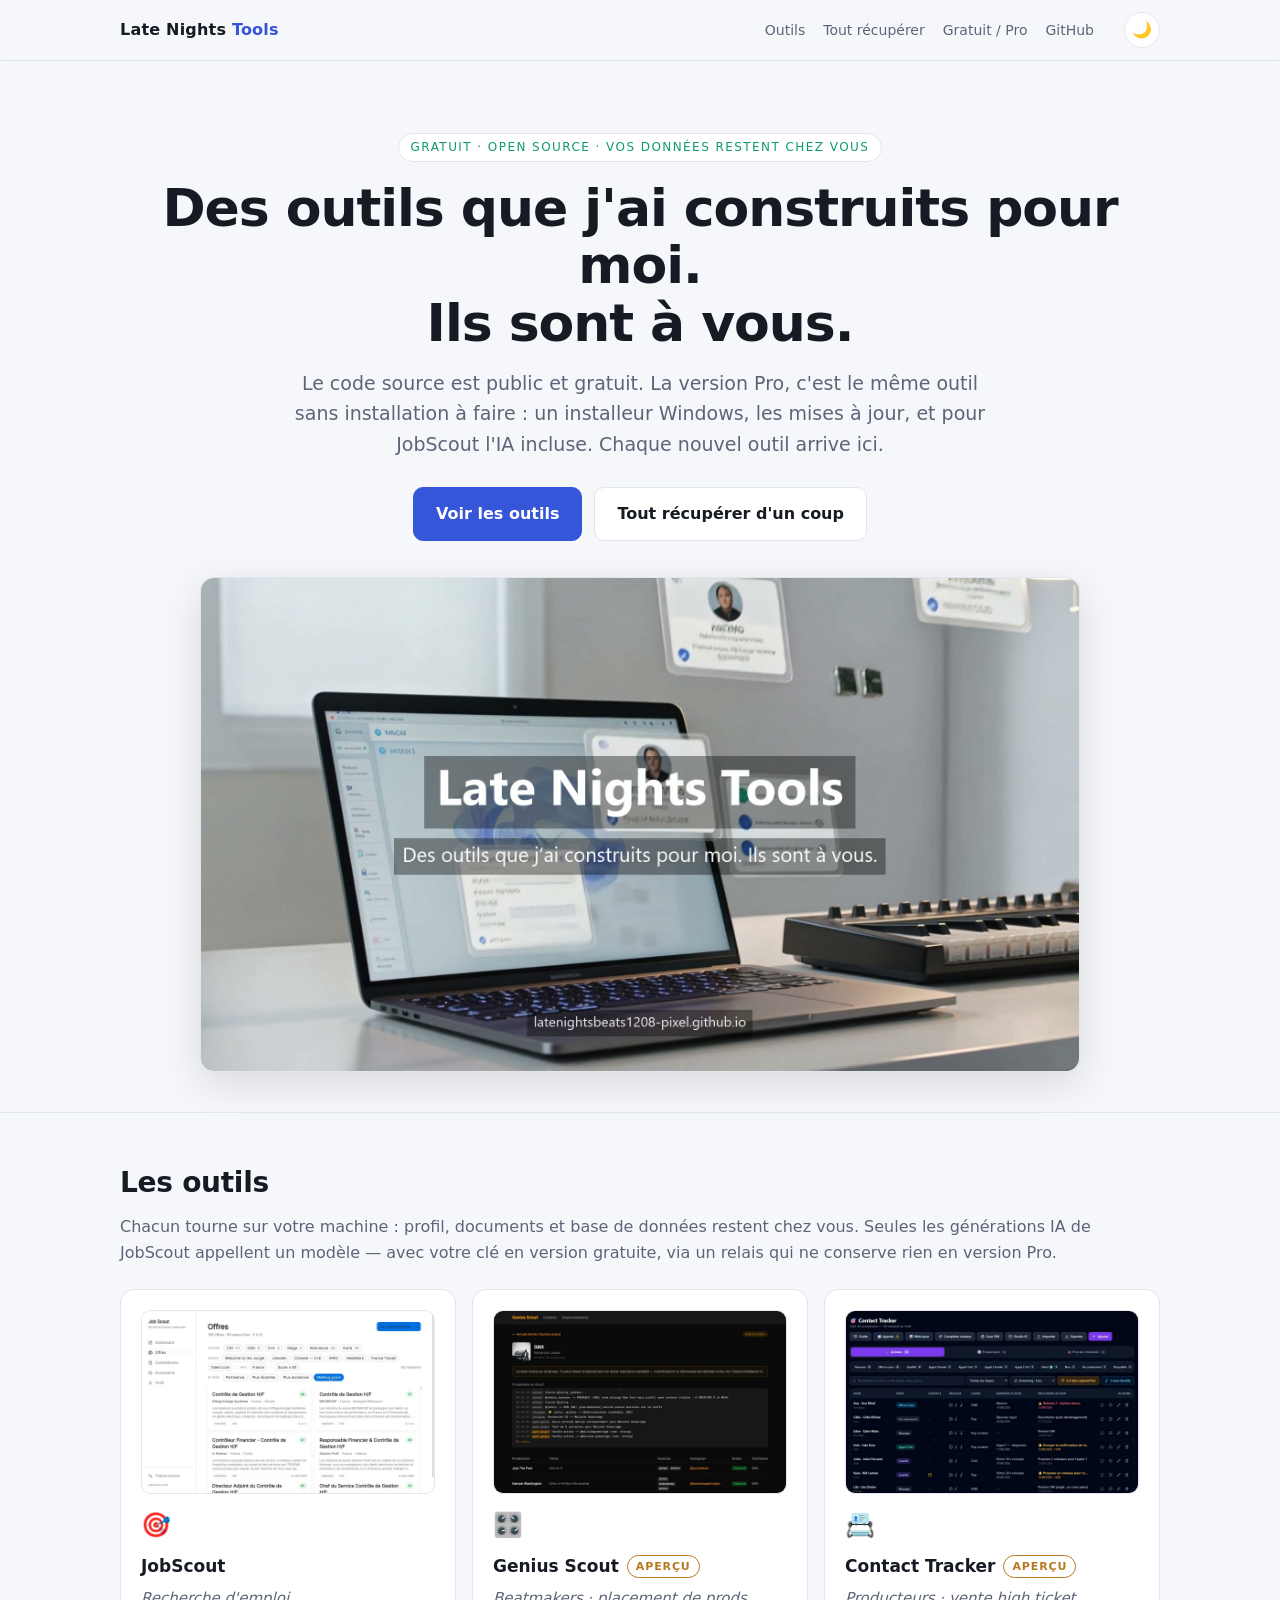
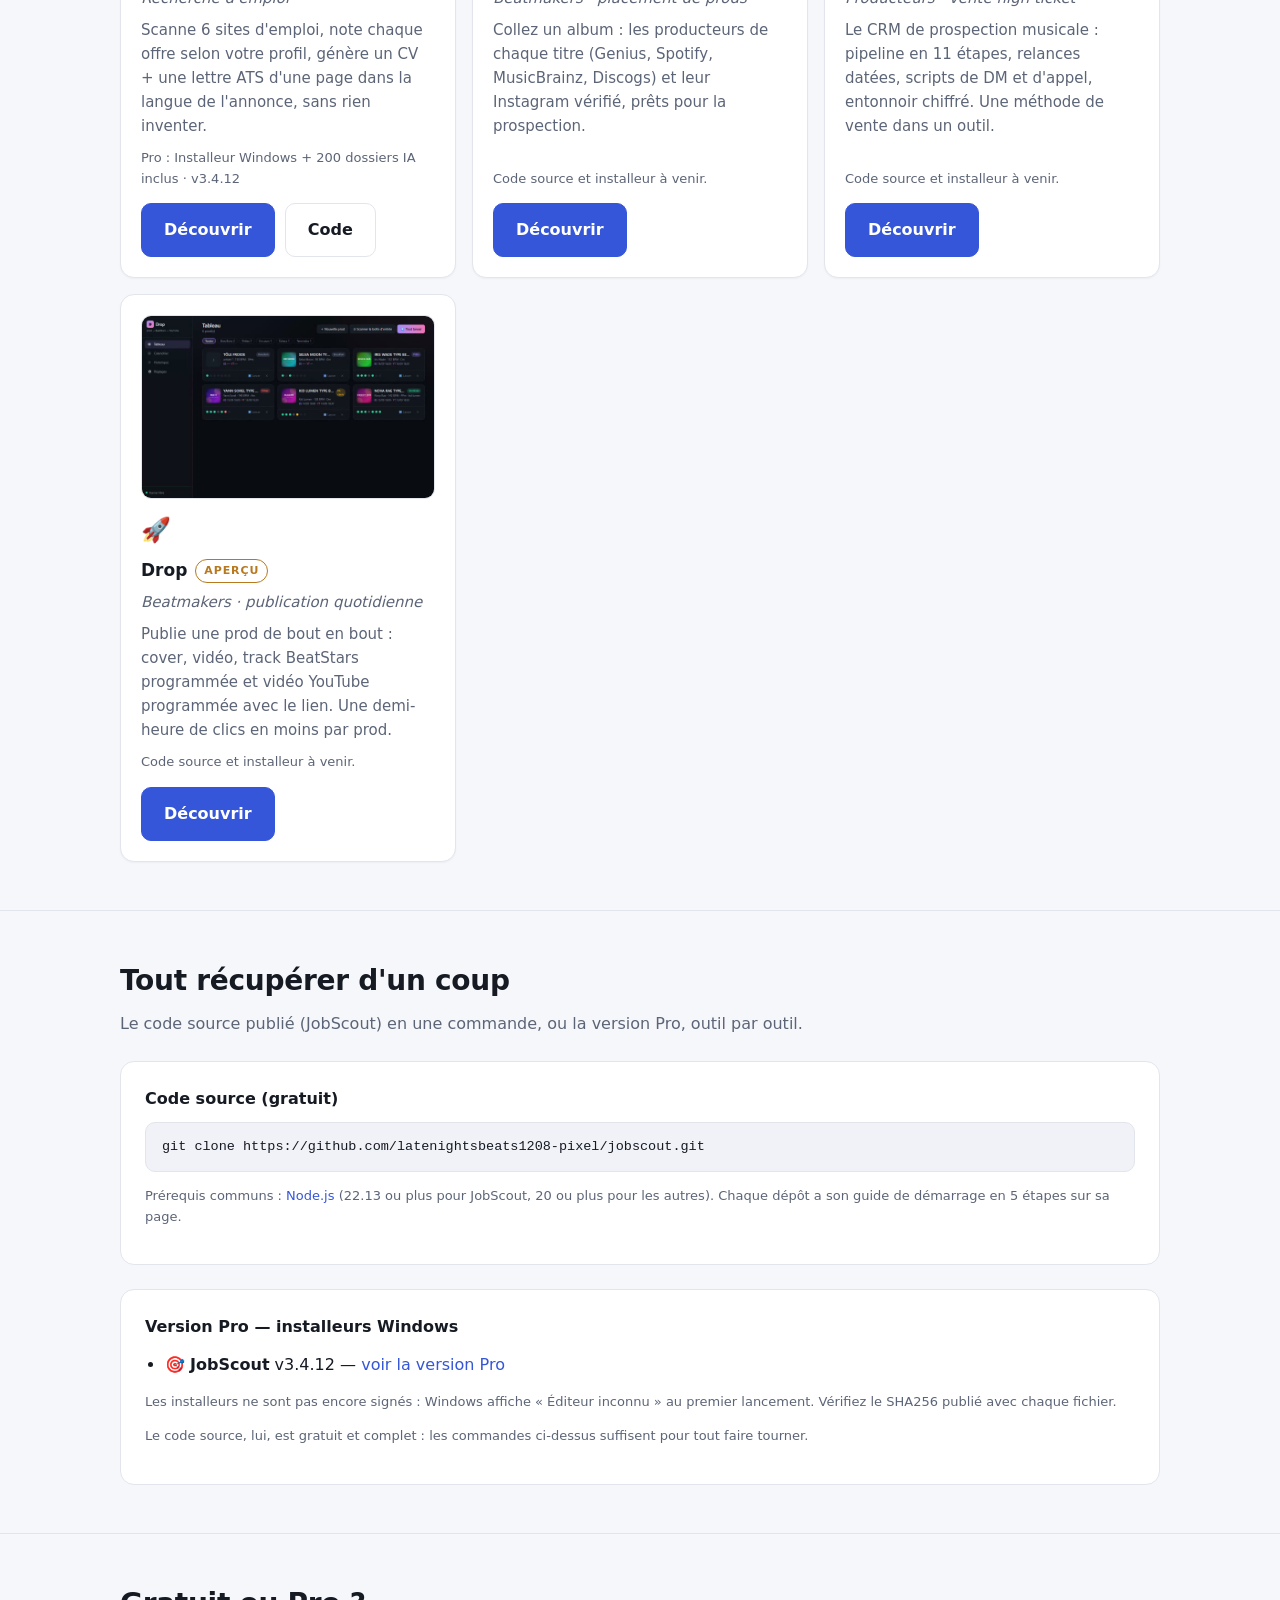
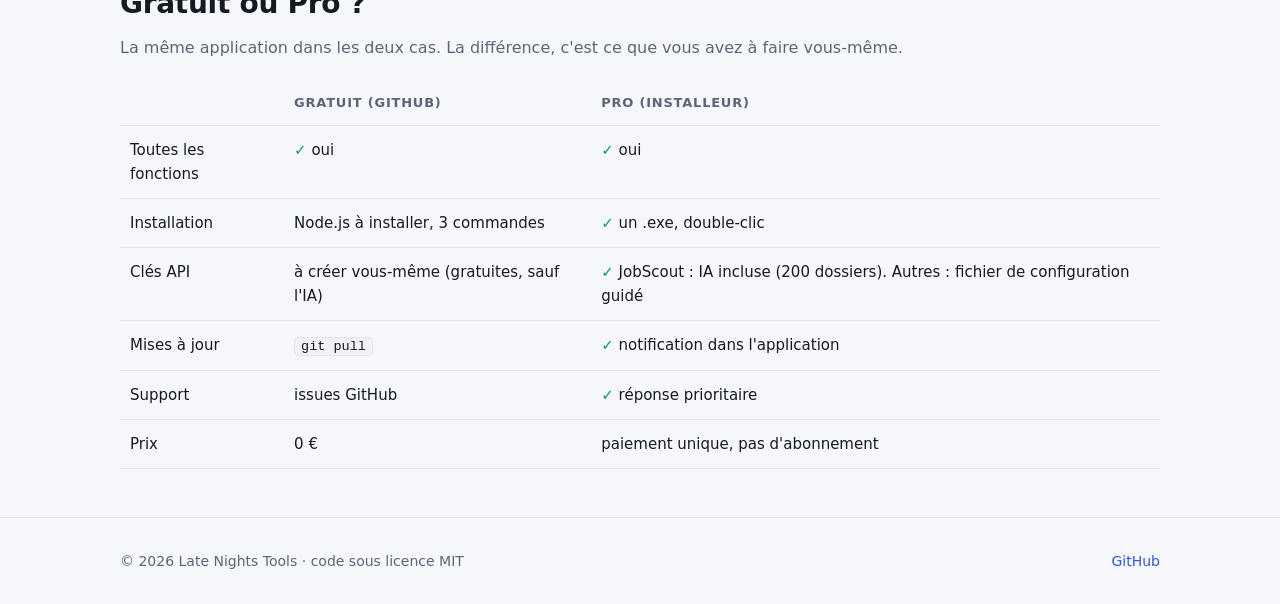
<file: index.html>
<!doctype html>
<html lang="fr">
<head>
<meta charset="utf-8">
<meta name="viewport" content="width=device-width,initial-scale=1">
<title>Late Nights Tools — outils pour beatmakers et chercheurs d’emploi</title>
<meta name="description" content="Le catalogue Late Nights Tools : des outils gratuits et open source (recherche d’emploi, placement de prods, prospection musicale, publication de beats), avec une version Pro en installeur 1-clic.">
<link rel="stylesheet" href="assets/style.css?v=20260912f">
<script src="assets/theme.js?v=20260912f"></script>
<script src="assets/tools.js?v=20260912f"></script>
</head>
<body>
<header class="top"><div class="wrap">
  <a class="brand" href="./">Late Nights <span>Tools</span></a>
  <nav id="nav"><a href="#produits">Outils</a><a href="#tout">Tout récupérer</a><a href="#offre">Gratuit / Pro</a><a href="https://github.com/latenightsbeats1208-pixel">GitHub</a></nav><button class="theme-toggle" type="button">🌙</button>
</div></header>

<div class="hero"><div class="wrap">
  <div class="tag">Gratuit · open source · vos données restent chez vous</div>
  <h1>Des outils que j'ai construits pour moi.<br>Ils sont à vous.</h1>
  <p class="lead">Le code source est public et gratuit. La version Pro, c'est le même outil sans installation à faire : un installeur Windows, les mises à jour, et pour JobScout l'IA incluse. Chaque nouvel outil arrive ici.</p>
  <div class="cta"><a class="btn primary" href="#produits">Voir les outils</a><a class="btn" href="#tout">Tout récupérer d'un coup</a></div>
  <figure class="demo intro"><video autoplay muted loop playsinline preload="metadata" poster="assets/intro/intro.jpg"><source src="assets/intro/intro-web.mp4" type="video/mp4"></video></figure>
</div></div>

<section id="produits"><div class="wrap products">
  <h2>Les outils</h2>
  <p>Chacun tourne sur votre machine : profil, documents et base de données restent chez vous. Seules les générations IA de JobScout appellent un modèle — avec votre clé en version gratuite, via un relais qui ne conserve rien en version Pro.</p>
  <div class="grid" id="tools-grid"></div>
</div></section>

<section id="tout"><div class="wrap">
  <h2>Tout récupérer d'un coup</h2>
  <p>Le code source publié (JobScout) en une commande, ou la version Pro, outil par outil.</p>
  <div class="all-in-one">
    <strong>Code source (gratuit)</strong>
    <pre id="clone-all"><code></code></pre>
    <p class="note">Prérequis communs : <a href="https://nodejs.org/">Node.js</a> (22.13 ou plus pour JobScout, 20 ou plus pour les autres). Chaque dépôt a son guide de démarrage en 5 étapes sur sa page.</p>
  </div>
  <div class="all-in-one">
    <strong>Version Pro — installeurs Windows</strong>
    <ul id="release-list"></ul>
    <p class="note">Les installeurs ne sont pas encore signés : Windows affiche « Éditeur inconnu » au premier lancement. Vérifiez le SHA256 publié avec chaque fichier.</p>
    <p class="note">Le code source, lui, est gratuit et complet : les commandes ci-dessus suffisent pour tout faire tourner.</p>
  </div>
</div></section>

<section id="offre"><div class="wrap">
  <h2>Gratuit ou Pro ?</h2>
  <p>La même application dans les deux cas. La différence, c'est ce que vous avez à faire vous-même.</p>
  <div class="table-wrap">  <table>
    <tr><th></th><th>Gratuit (GitHub)</th><th>Pro (installeur)</th></tr>
    <tr><td>Toutes les fonctions</td><td class="ok">oui</td><td class="ok">oui</td></tr>
    <tr><td>Installation</td><td>Node.js à installer, 3 commandes</td><td class="ok">un .exe, double-clic</td></tr>
    <tr><td>Clés API</td><td>à créer vous-même (gratuites, sauf l'IA)</td><td class="ok">JobScout : IA incluse (200 dossiers). Autres : fichier de configuration guidé</td></tr>
    <tr><td>Mises à jour</td><td><code>git pull</code></td><td class="ok">notification dans l'application</td></tr>
    <tr><td>Support</td><td>issues GitHub</td><td class="ok">réponse prioritaire</td></tr>
    <tr><td>Prix</td><td>0 €</td><td>paiement unique, pas d'abonnement</td></tr>
  </table></div>
</div></section>

<footer><div class="wrap"><div>© 2026 Late Nights Tools · code sous licence MIT</div><div><a href="https://github.com/latenightsbeats1208-pixel">GitHub</a></div></div></footer>

<script>
(function () {
  var tools = window.TOOLS || [];
  var grid = document.getElementById("tools-grid");
  var clone = [];
  var rel = document.getElementById("release-list");
  tools.forEach(function (t) {
    var live = t.status === "live";
    var preview = t.status === "preview";
    var visible = live || preview;   // page produit consultable
    var card = document.createElement("div");
    card.className = "card";
    card.innerHTML =
      (visible && t.demo ? '<video autoplay muted loop playsinline preload="metadata" poster="assets/demo/' + t.slug + '.jpg"><source src="assets/demo/' + t.slug + '.mp4" type="video/mp4"></video>' : '') +
      '<div class="ico">' + t.icon + '</div>' +
      '<h3>' + t.name + (live ? '' : '<span class="status soon">' + (preview ? 'aperçu' : 'bientôt') + '</span>') + '</h3>' +
      '<p><em>' + t.audience + '</em></p>' +
      '<p style="margin-top:8px">' + t.tagline + '</p>' +
      '<div class="spacer"></div>' +
      (live
        ? '<div class="meta">Pro : ' + t.pro + ' · v' + t.version + '</div>' +
          '<div class="links"><a class="btn primary" href="' + t.slug + '/">Découvrir</a><a class="btn" href="' + t.repo + '">Code</a></div>'
        : preview
        ? '<div class="meta">Code source et installeur à venir.</div>' +
          '<div class="links"><a class="btn primary" href="' + t.slug + '/">Découvrir</a></div>'
        : '<div class="meta">Page et dépôt en préparation.</div>');
    grid.appendChild(card);
    if (live) {
      clone.push("git clone " + t.repo + ".git");
      var li = document.createElement("li");
      li.innerHTML = t.icon + ' <strong>' + t.name + '</strong> v' + t.version + ' — <a href="' + t.slug + '/#offre">voir la version Pro</a>';
      rel.appendChild(li);
    }
  });
  document.querySelector("#clone-all code").textContent = clone.join("\n");
})();
</script>
</body>
</html>
</file>
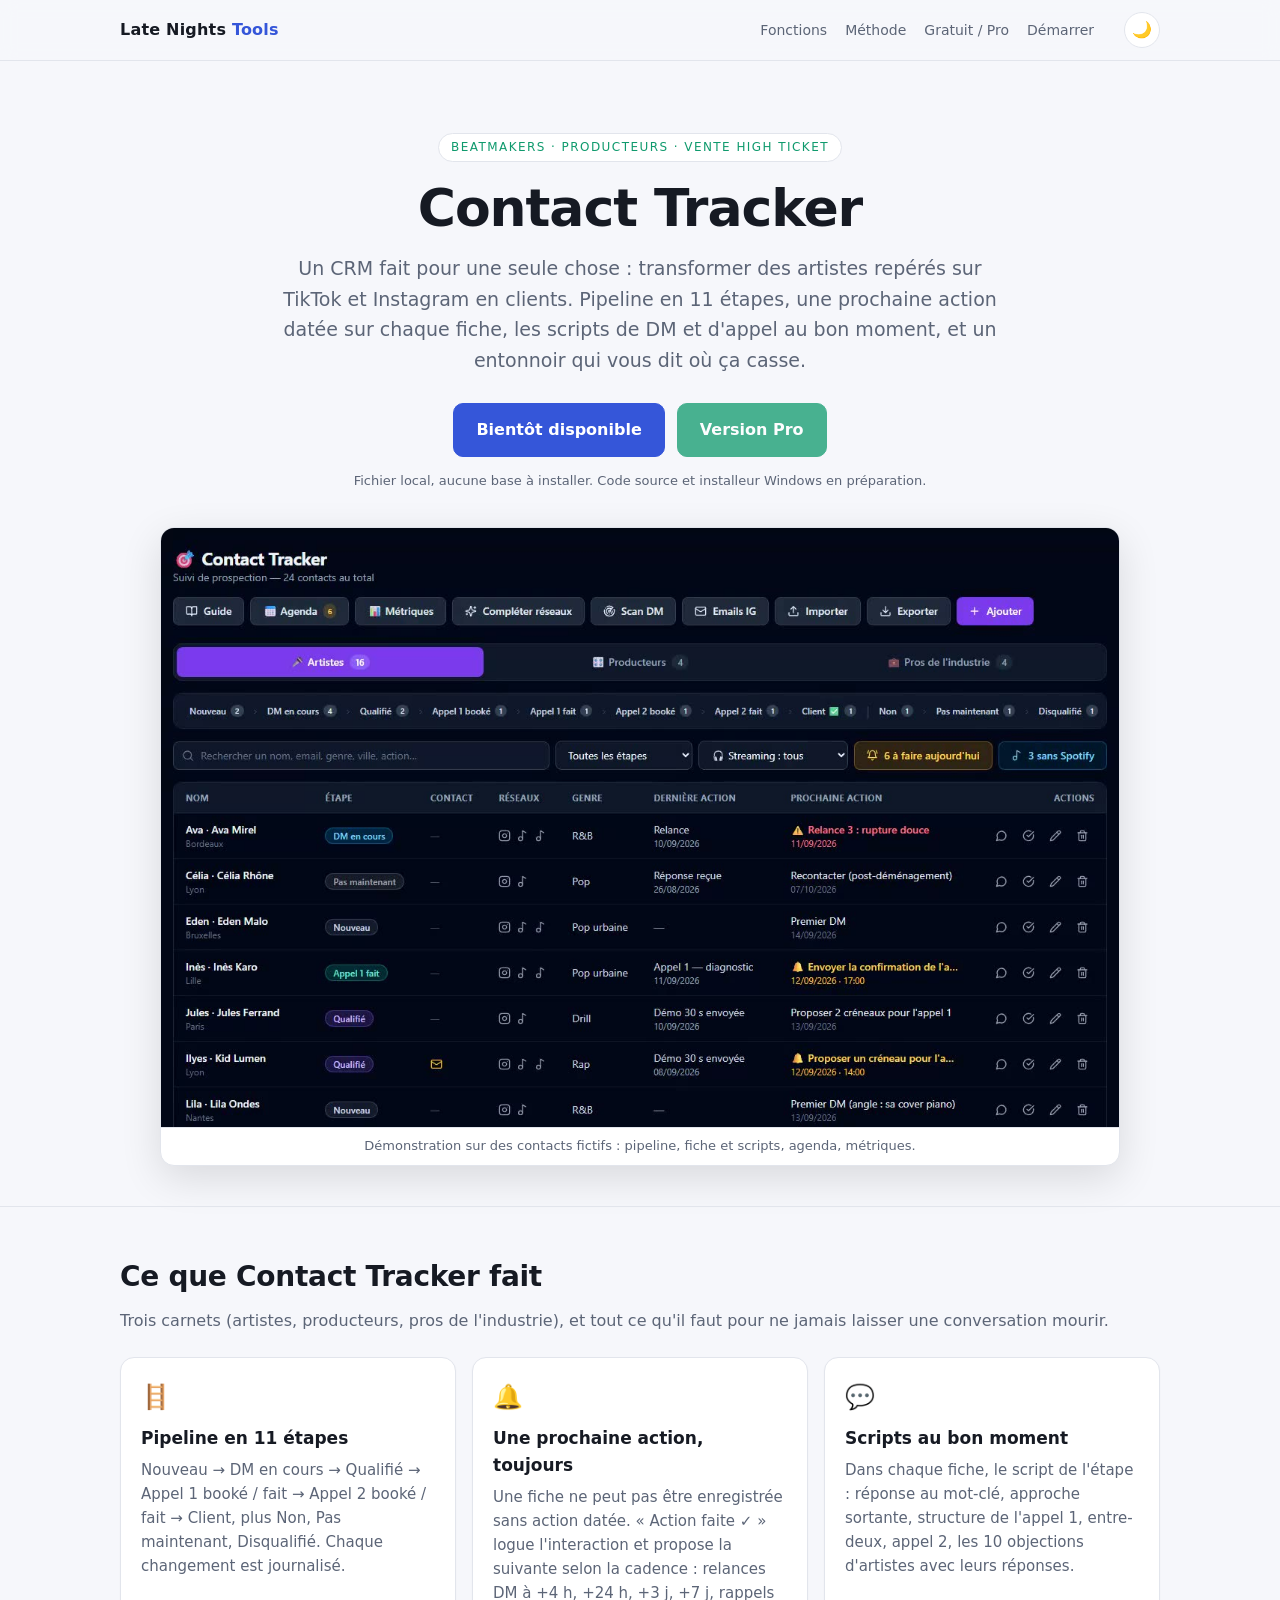
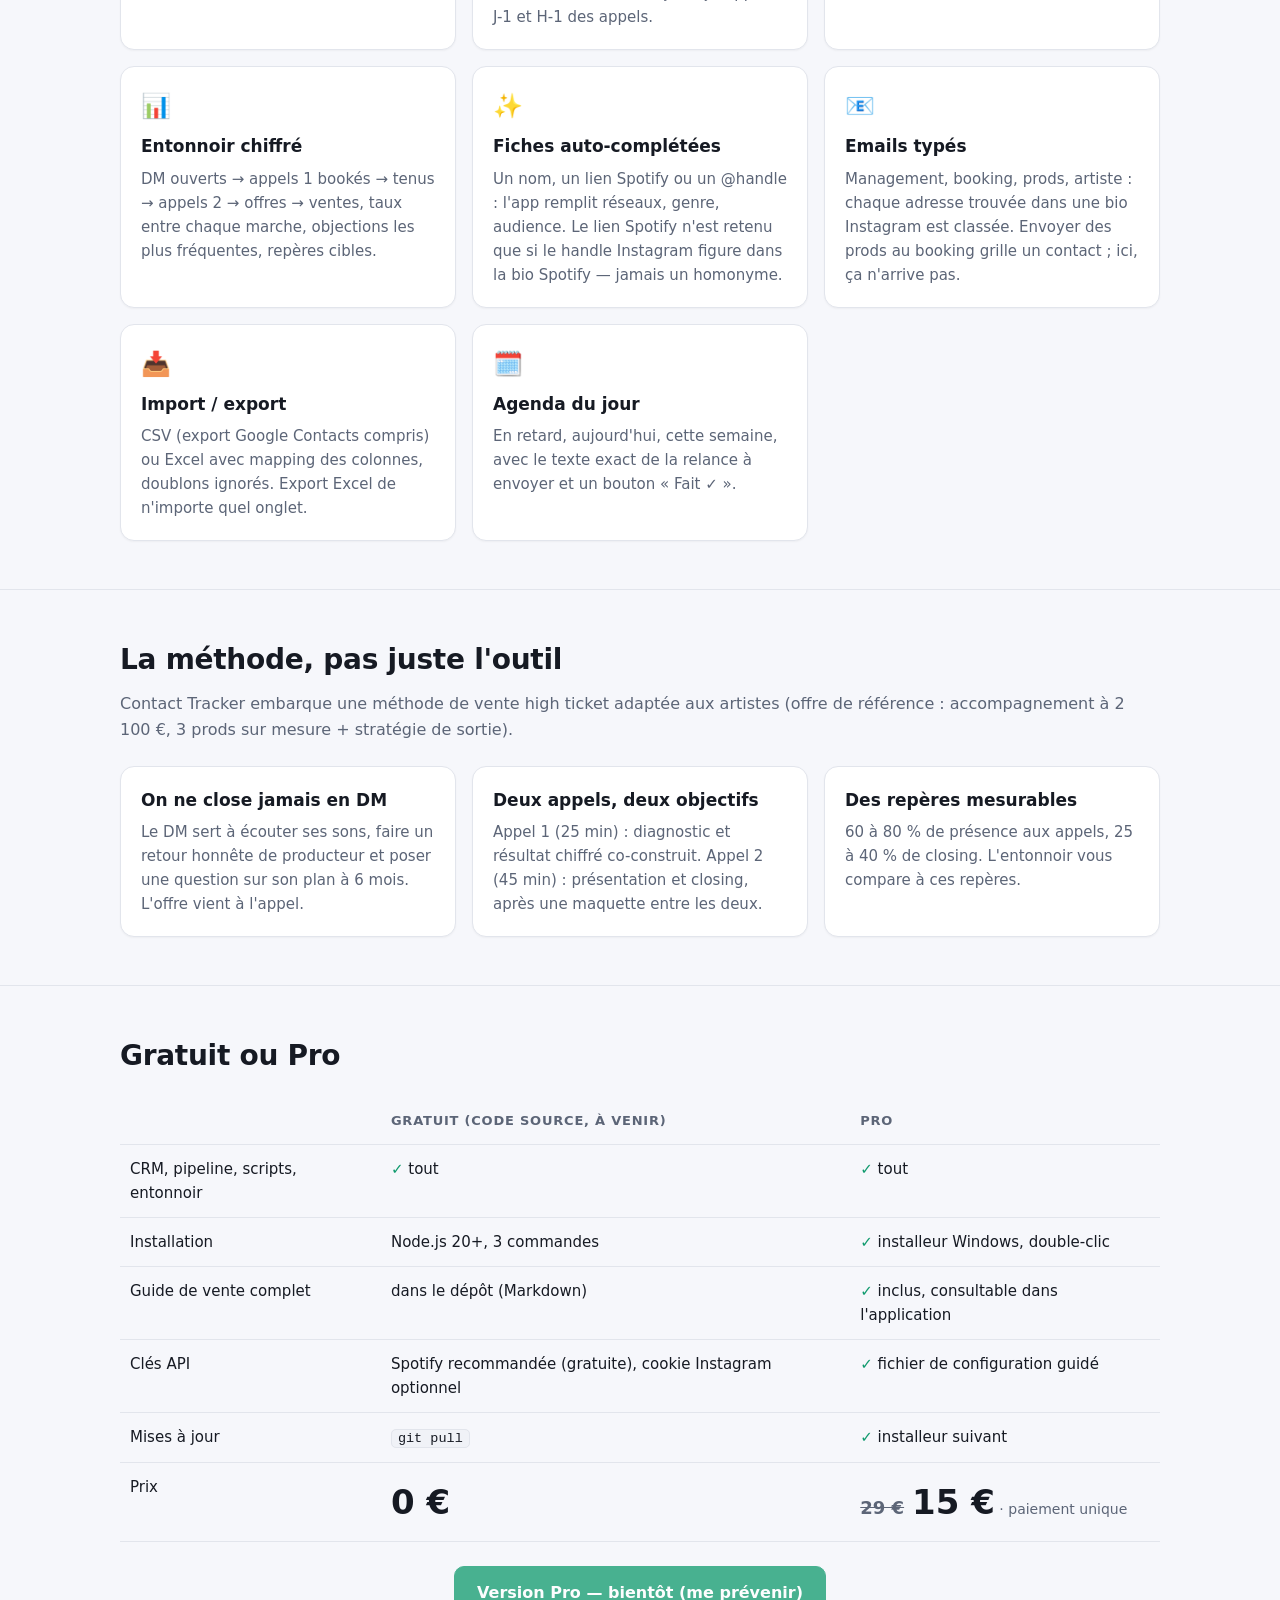
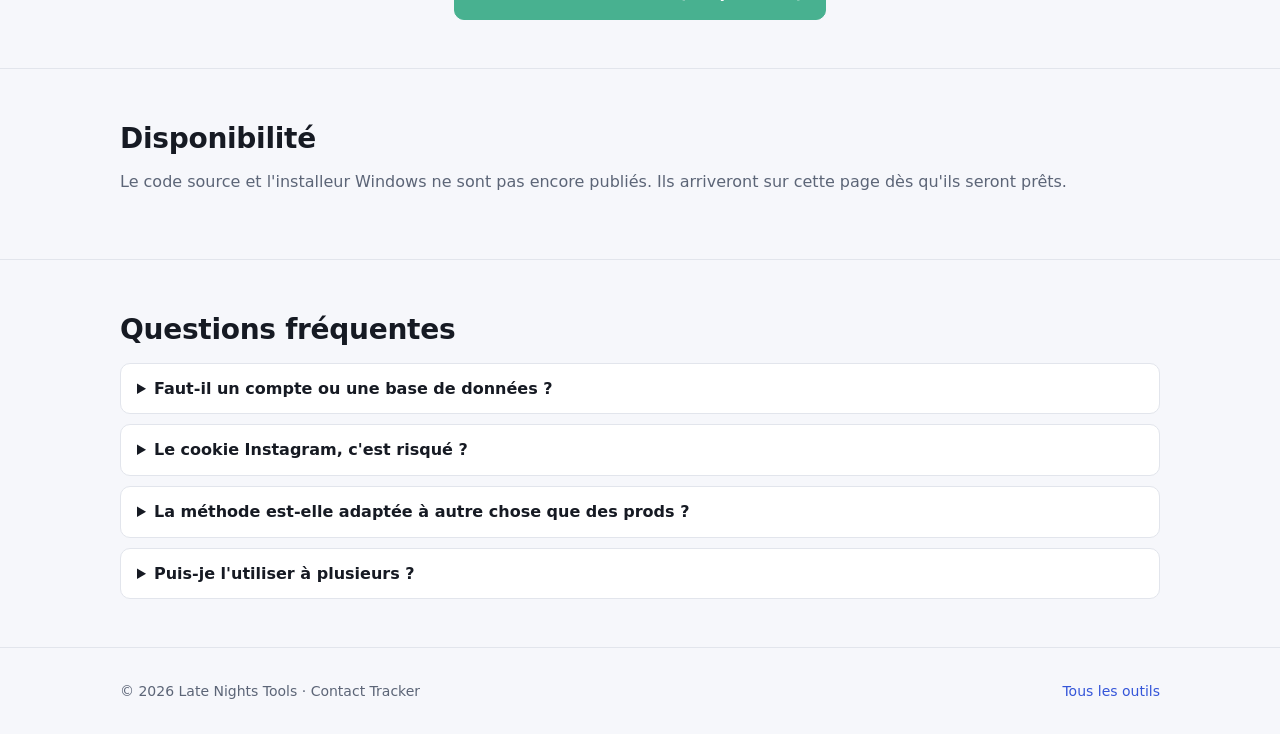
<file: contact-tracker/index.html>
<!doctype html>
<html lang="fr">
<head>
<meta charset="utf-8">
<meta name="viewport" content="width=device-width,initial-scale=1">
<title>Contact Tracker — le CRM de prospection musicale avec la méthode de vente intégrée</title>
<meta name="description" content="Contact Tracker : CRM local pour vendre des prods ou un accompagnement artiste. Pipeline en 11 étapes, relances datées, scripts de DM et d'appel, entonnoir chiffré, enrichissement Spotify et Instagram. Gratuit et open source.">
<link rel="stylesheet" href="../assets/style.css?v=20260912f">
<script src="../assets/theme.js?v=20260912f"></script>
<script>
// ——— À MODIFIER ICI : prix et liens de vente ———
window.PRICING = {
  full: 29,
  launch: 15,
  buyUrl: "",
  contactUrl: "https://github.com/latenightsbeats1208-pixel",
  repoUrl: "",
  downloadUrl: ""
};
</script>
</head>
<body>
<header class="top"><div class="wrap">
  <a class="brand" href="../">Late Nights <span>Tools</span></a>
  <nav><a href="#fonctions">Fonctions</a><a href="#methode">Méthode</a><a href="#offre">Gratuit / Pro</a><a href="#demarrer">Démarrer</a></nav><button class="theme-toggle" type="button">🌙</button>
</div></header>

<div class="hero"><div class="wrap">
  <div class="tag">Beatmakers · producteurs · vente high ticket</div>
  <h1>Contact Tracker</h1>
  <p class="lead">Un CRM fait pour une seule chose : transformer des artistes repérés sur TikTok et Instagram en clients. Pipeline en 11 étapes, une prochaine action datée sur chaque fiche, les scripts de DM et d'appel au bon moment, et un entonnoir qui vous dit où ça casse.</p>
  <div class="cta"><a class="btn primary" href="#demarrer">Bientôt disponible</a><a class="btn pro" data-buy="Version Pro — installeur Windows" href="#offre">Version Pro</a></div>
  <p class="note">Fichier local, aucune base à installer. Code source et installeur Windows en préparation.</p>
  <figure class="demo"><video autoplay muted loop playsinline preload="metadata" poster="../assets/demo/contact-tracker.jpg"><source src="../assets/demo/contact-tracker.mp4" type="video/mp4"></video><figcaption>Démonstration sur des contacts fictifs : pipeline, fiche et scripts, agenda, métriques.</figcaption></figure>
</div></div>

<section id="fonctions"><div class="wrap">
  <h2>Ce que Contact Tracker fait</h2>
  <p>Trois carnets (artistes, producteurs, pros de l'industrie), et tout ce qu'il faut pour ne jamais laisser une conversation mourir.</p>
  <div class="grid">
    <div class="card"><div class="ico">🪜</div><h3>Pipeline en 11 étapes</h3><p>Nouveau → DM en cours → Qualifié → Appel 1 booké / fait → Appel 2 booké / fait → Client, plus Non, Pas maintenant, Disqualifié. Chaque changement est journalisé.</p></div>
    <div class="card"><div class="ico">🔔</div><h3>Une prochaine action, toujours</h3><p>Une fiche ne peut pas être enregistrée sans action datée. « Action faite ✓ » logue l'interaction et propose la suivante selon la cadence : relances DM à +4 h, +24 h, +3 j, +7 j, rappels J-1 et H-1 des appels.</p></div>
    <div class="card"><div class="ico">💬</div><h3>Scripts au bon moment</h3><p>Dans chaque fiche, le script de l'étape : réponse au mot-clé, approche sortante, structure de l'appel 1, entre-deux, appel 2, les 10 objections d'artistes avec leurs réponses.</p></div>
    <div class="card"><div class="ico">📊</div><h3>Entonnoir chiffré</h3><p>DM ouverts → appels 1 bookés → tenus → appels 2 → offres → ventes, taux entre chaque marche, objections les plus fréquentes, repères cibles.</p></div>
    <div class="card"><div class="ico">✨</div><h3>Fiches auto-complétées</h3><p>Un nom, un lien Spotify ou un @handle : l'app remplit réseaux, genre, audience. Le lien Spotify n'est retenu que si le handle Instagram figure dans la bio Spotify — jamais un homonyme.</p></div>
    <div class="card"><div class="ico">📧</div><h3>Emails typés</h3><p>Management, booking, prods, artiste : chaque adresse trouvée dans une bio Instagram est classée. Envoyer des prods au booking grille un contact ; ici, ça n'arrive pas.</p></div>
    <div class="card"><div class="ico">📥</div><h3>Import / export</h3><p>CSV (export Google Contacts compris) ou Excel avec mapping des colonnes, doublons ignorés. Export Excel de n'importe quel onglet.</p></div>
    <div class="card"><div class="ico">🗓️</div><h3>Agenda du jour</h3><p>En retard, aujourd'hui, cette semaine, avec le texte exact de la relance à envoyer et un bouton « Fait ✓ ».</p></div>
  </div>
</div></section>

<section id="methode"><div class="wrap">
  <h2>La méthode, pas juste l'outil</h2>
  <p>Contact Tracker embarque une méthode de vente high ticket adaptée aux artistes (offre de référence : accompagnement à 2 100 €, 3 prods sur mesure + stratégie de sortie).</p>
  <div class="grid">
    <div class="card"><h3>On ne close jamais en DM</h3><p>Le DM sert à écouter ses sons, faire un retour honnête de producteur et poser une question sur son plan à 6 mois. L'offre vient à l'appel.</p></div>
    <div class="card"><h3>Deux appels, deux objectifs</h3><p>Appel 1 (25 min) : diagnostic et résultat chiffré co-construit. Appel 2 (45 min) : présentation et closing, après une maquette entre les deux.</p></div>
    <div class="card"><h3>Des repères mesurables</h3><p>60 à 80 % de présence aux appels, 25 à 40 % de closing. L'entonnoir vous compare à ces repères.</p></div>
  </div>
</div></section>

<section id="offre"><div class="wrap">
  <h2>Gratuit ou Pro</h2>
  <div class="table-wrap">  <table>
    <tr><th></th><th>Gratuit (code source, à venir)</th><th>Pro</th></tr>
    <tr><td>CRM, pipeline, scripts, entonnoir</td><td class="ok">tout</td><td class="ok">tout</td></tr>
    <tr><td>Installation</td><td>Node.js 20+, 3 commandes</td><td class="ok">installeur Windows, double-clic</td></tr>
    <tr><td>Guide de vente complet</td><td>dans le dépôt (Markdown)</td><td class="ok">inclus, consultable dans l'application</td></tr>
    <tr><td>Clés API</td><td>Spotify recommandée (gratuite), cookie Instagram optionnel</td><td class="ok">fichier de configuration guidé</td></tr>
    <tr><td>Mises à jour</td><td><code>git pull</code></td><td class="ok">installeur suivant</td></tr>
    <tr><td>Prix</td><td><span class="price">0 €</span></td><td><span class="price" data-price></span></td></tr>
  </table></div>
  <div class="cta" style="margin-top:24px"><a class="btn pro" data-buy="Acheter la version Pro" href="#">Version Pro</a></div>
</div></section>

<section id="demarrer"><div class="wrap">
  <h2>Disponibilité</h2>
  <p>Le code source et l'installeur Windows ne sont pas encore publiés. Ils arriveront sur cette page dès qu'ils seront prêts.</p>
</div></section>

<section id="faq"><div class="wrap">
  <h2>Questions fréquentes</h2>
  <details><summary>Faut-il un compte ou une base de données ?</summary><p>Non. Un fichier JSON local, écrit de façon atomique avec sauvegarde automatique. Vous pouvez le copier, le versionner, le mettre dans un dossier synchronisé.</p></details>
  <details><summary>Le cookie Instagram, c'est risqué ?</summary><p>Il vaut connexion à votre compte : ne le partagez jamais. Il ne sert qu'à lire des bios depuis votre machine, avec espacement des requêtes et arrêt automatique si Instagram limite. Sans lui, tout fonctionne en mode anonyme, avec moins de résultats.</p></details>
  <details><summary>La méthode est-elle adaptée à autre chose que des prods ?</summary><p>Les étapes et cadences sont génériques (setter / closer). Les scripts et objections sont écrits pour vendre à des artistes ; adaptez-les dans <code>src/data/methodologie.json</code>.</p></details>
  <details><summary>Puis-je l'utiliser à plusieurs ?</summary><p>C'est un outil mono-poste. Pour une équipe, partagez le fichier de données ou attendez la version multi-utilisateurs.</p></details>
</div></section>

<footer><div class="wrap"><div>© 2026 Late Nights Tools · Contact Tracker</div><div><a href="../">Tous les outils</a></div></div></footer>
<script src="../assets/pricing.js?v=20260912f"></script>
</body>
</html>
</file>
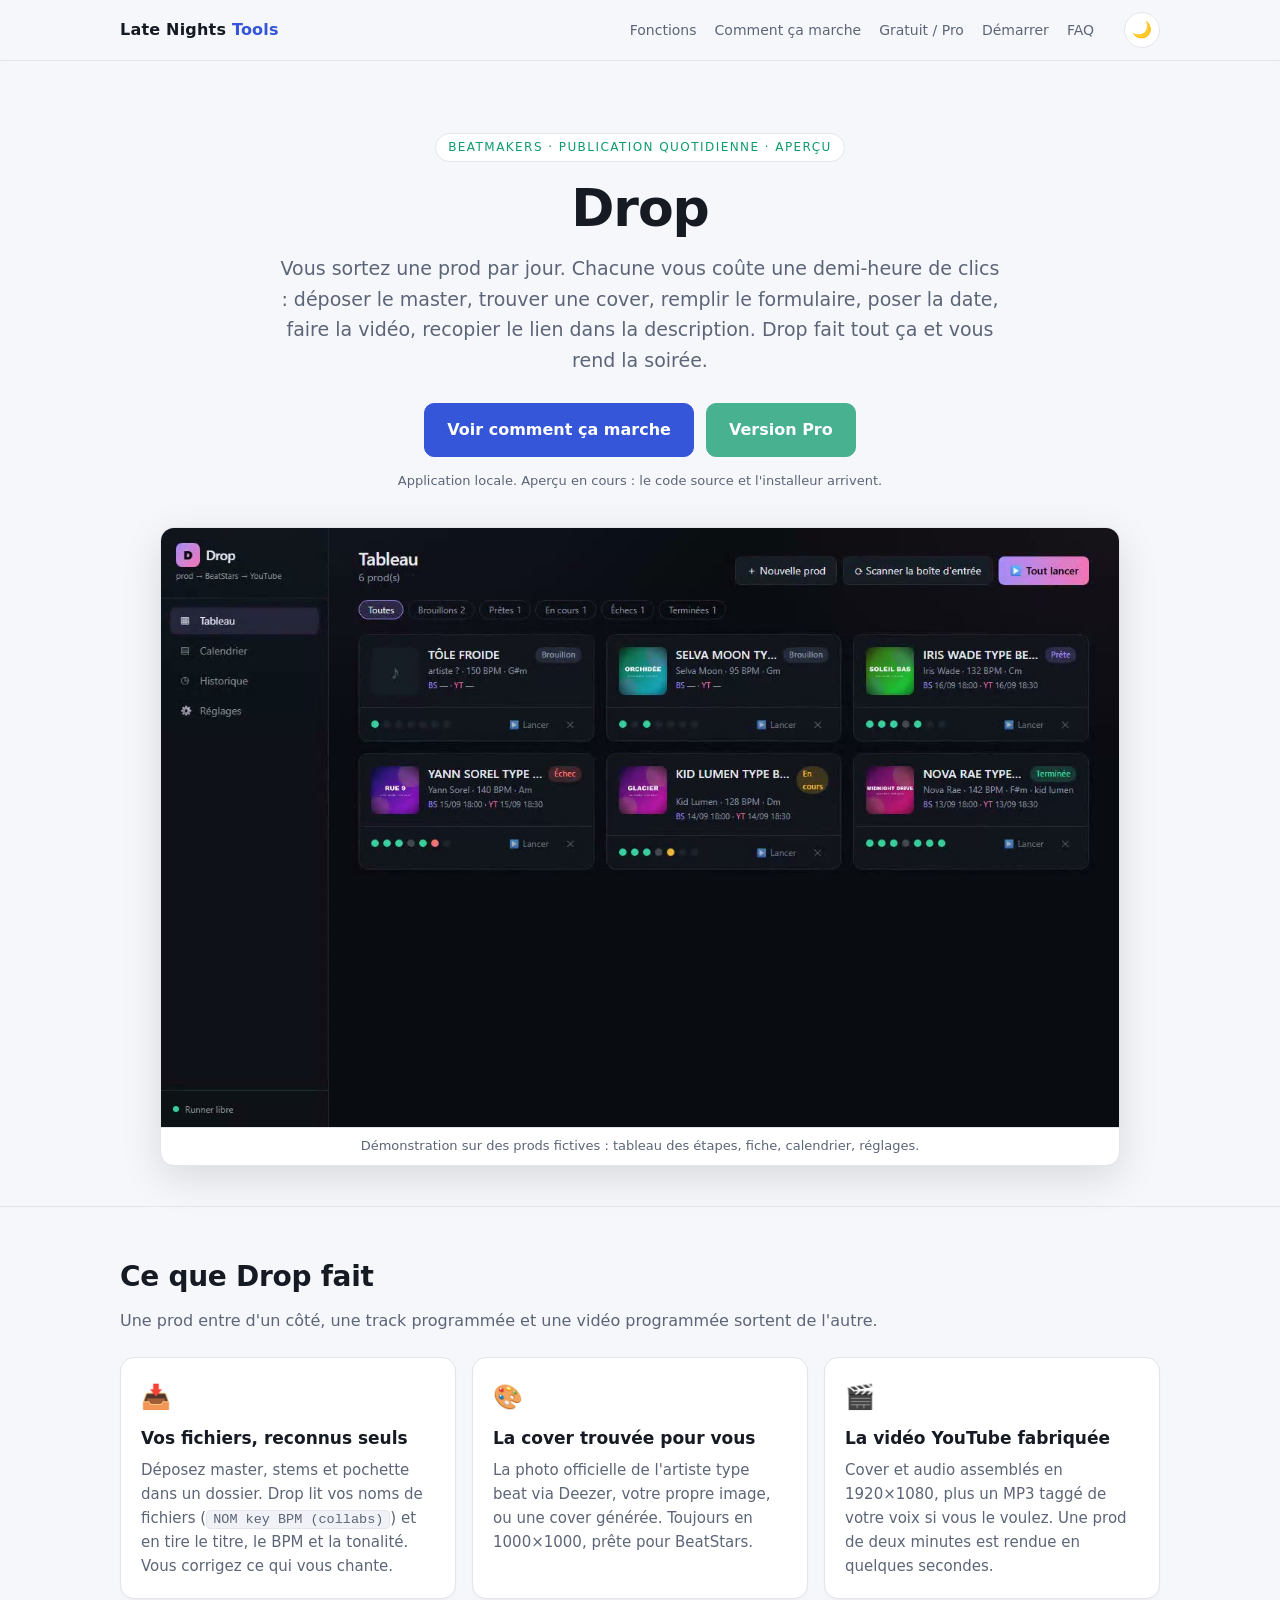
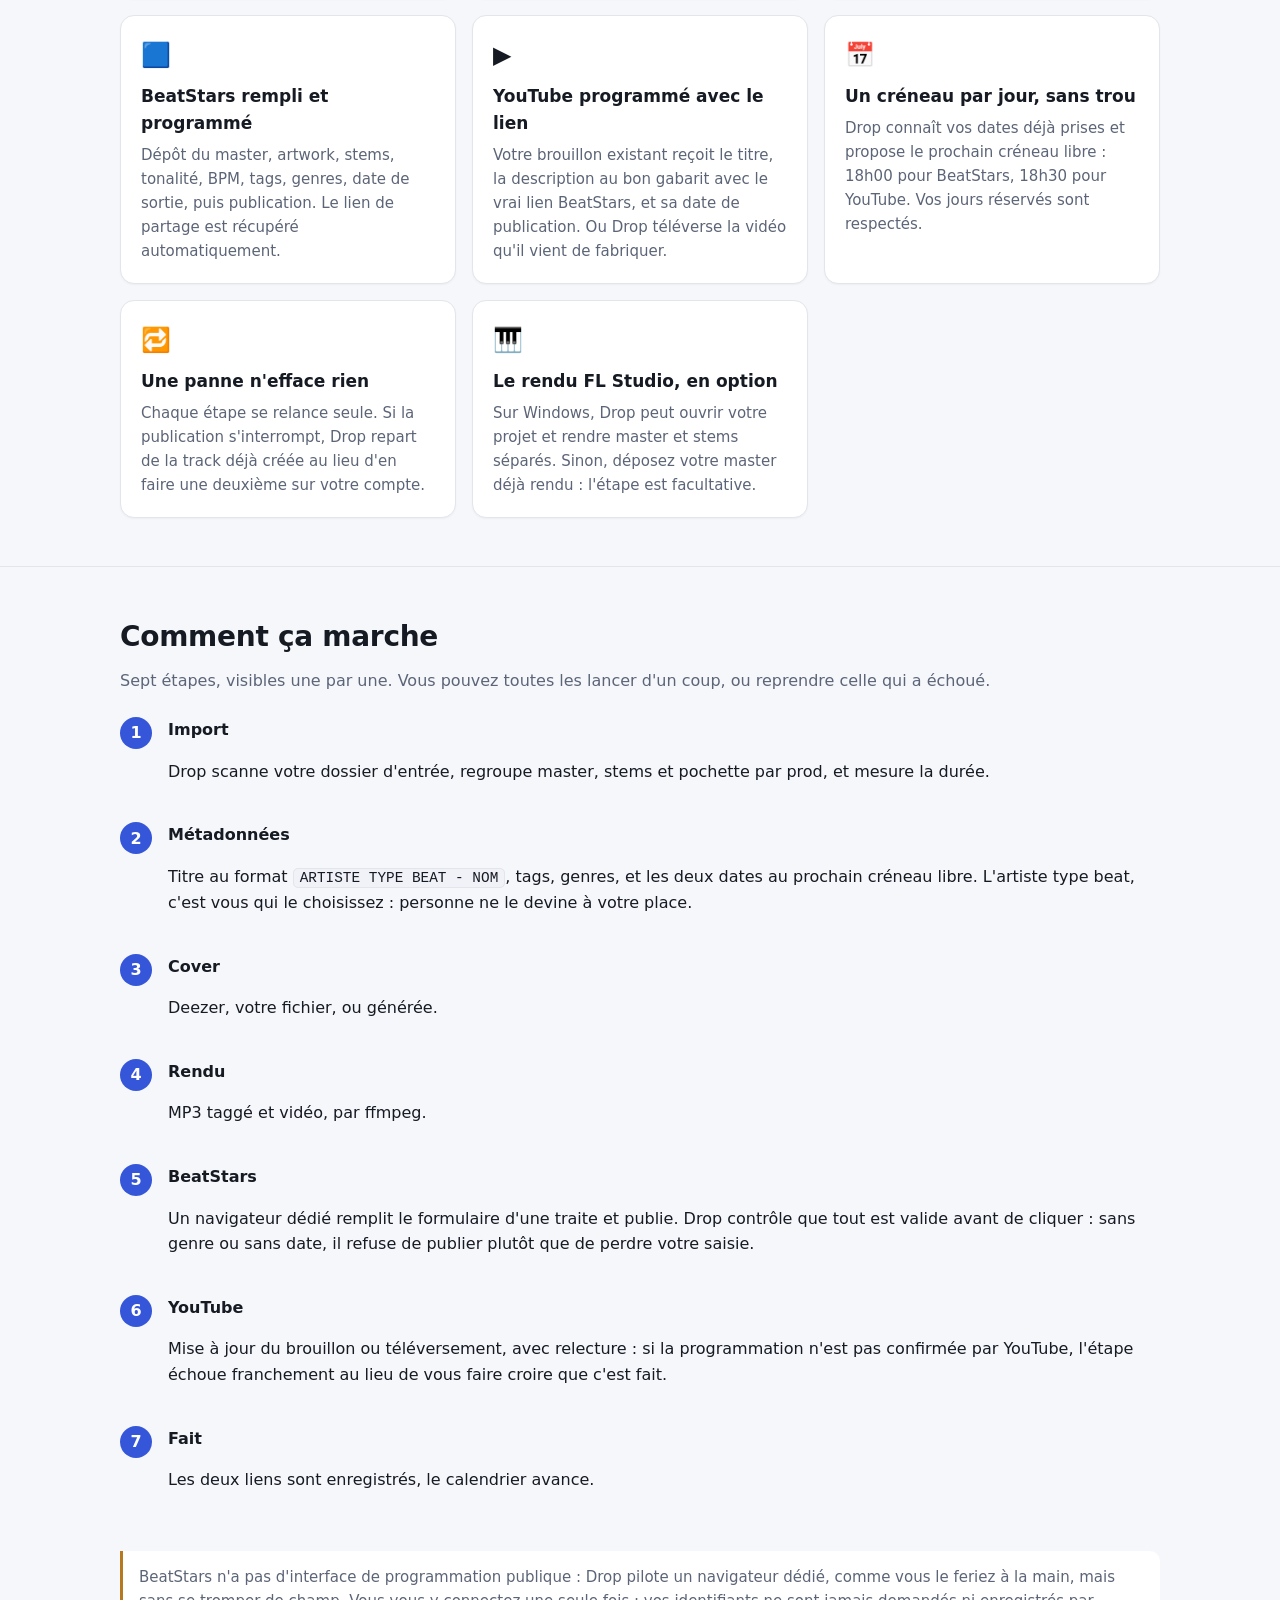
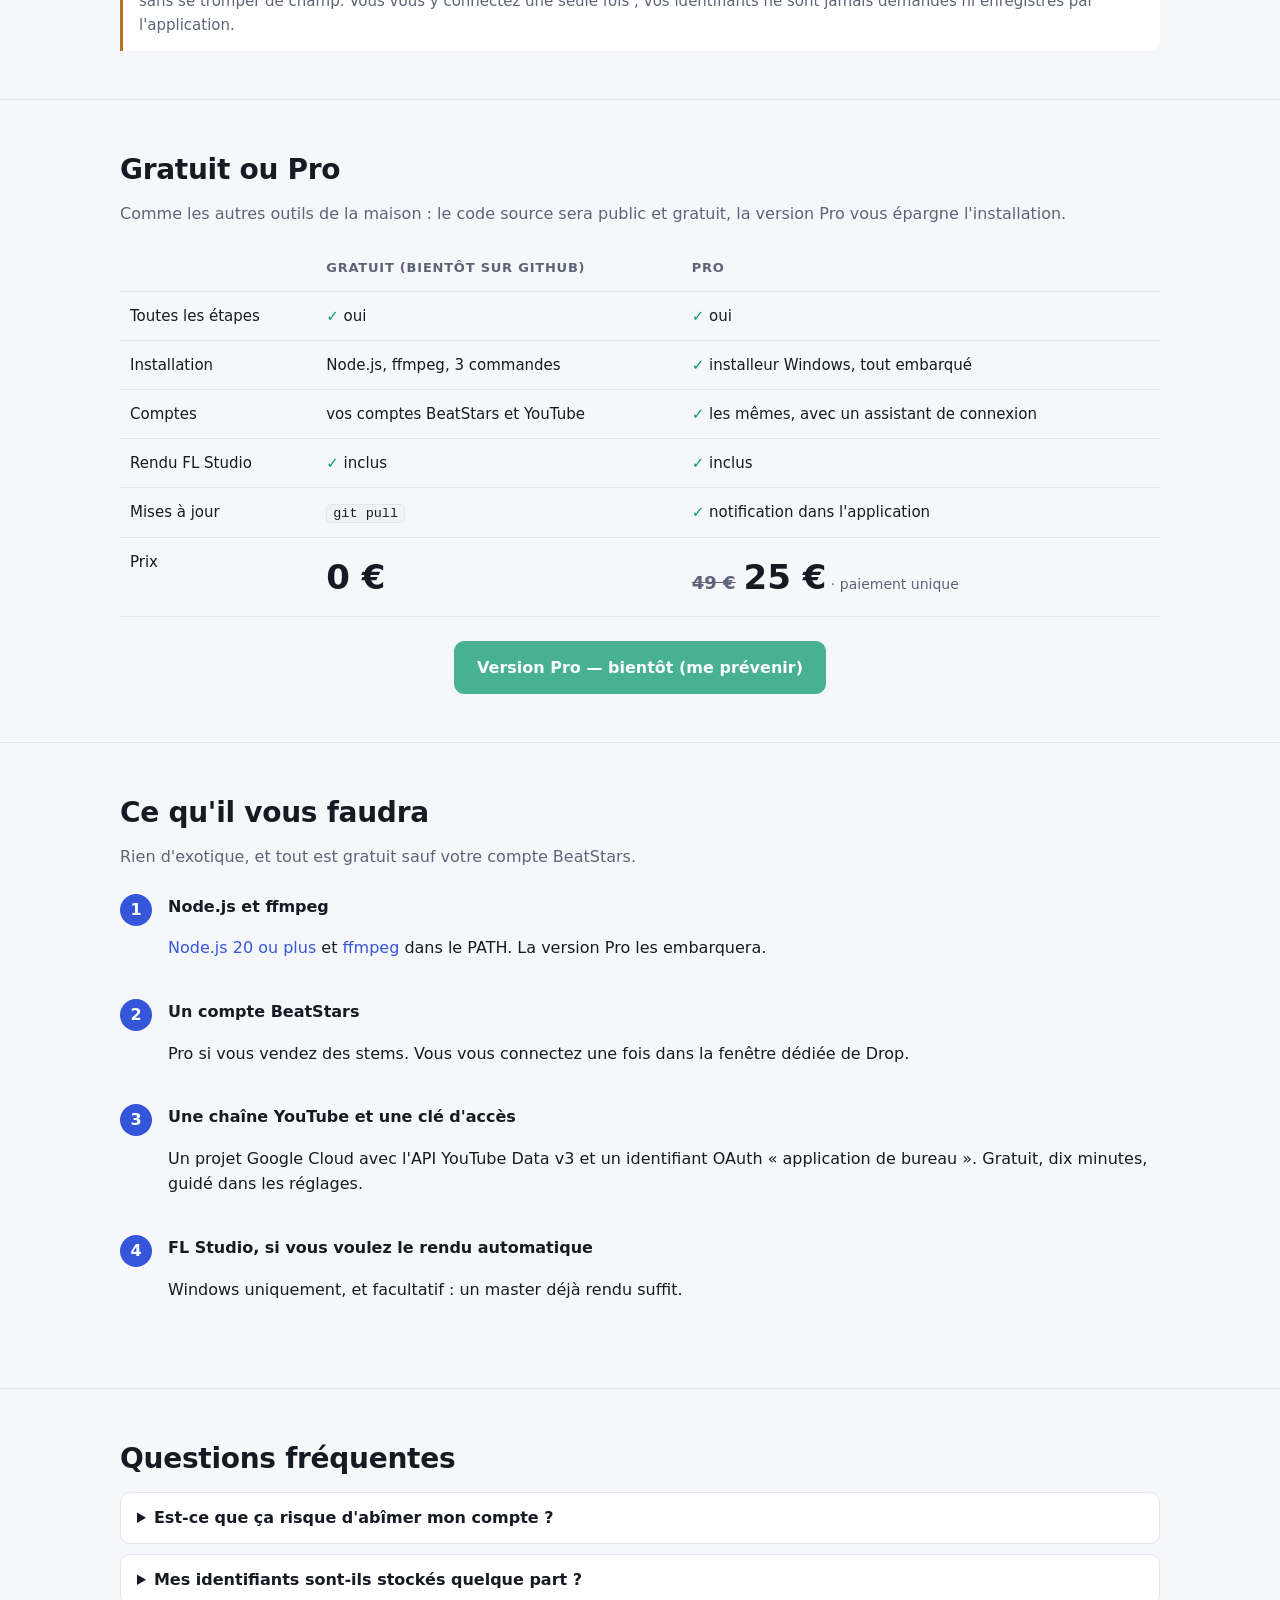
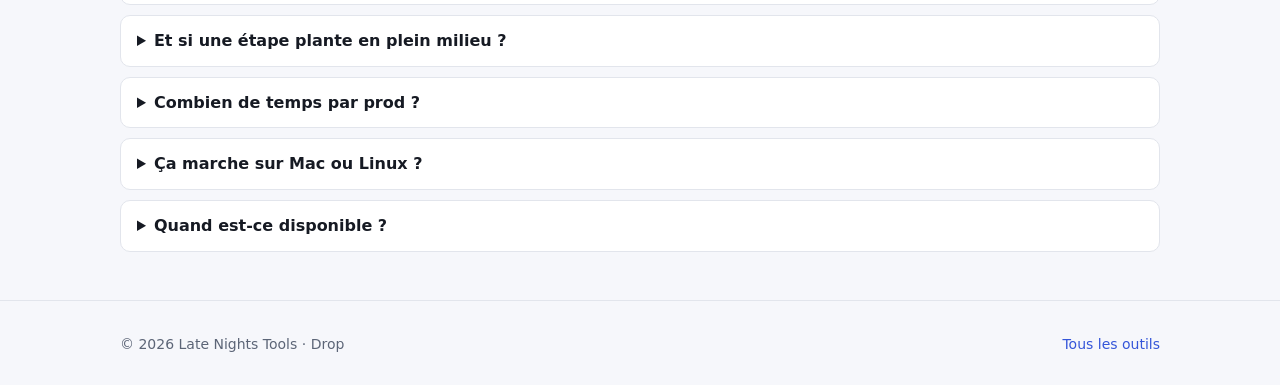
<file: drop/index.html>
<!doctype html>
<html lang="fr">
<head>
<meta charset="utf-8">
<meta name="viewport" content="width=device-width,initial-scale=1">
<title>Drop — publier une prod sur BeatStars et YouTube sans y passer la soirée</title>
<meta name="description" content="Drop publie une prod de bout en bout : métadonnées, cover, vidéo, track BeatStars programmée et vidéo YouTube programmée avec le lien. Application locale, aperçu en cours.">
<link rel="stylesheet" href="../assets/style.css?v=20260912f">
<script src="../assets/theme.js?v=20260912f"></script>
<script>
// ——— À MODIFIER ICI : prix et liens de vente ———
window.PRICING = {
  full: 49,
  launch: 25,
  buyUrl: "",
  contactUrl: "https://github.com/latenightsbeats1208-pixel",
  repoUrl: "",
  downloadUrl: ""
};
</script>
</head>
<body>
<header class="top"><div class="wrap">
  <a class="brand" href="../">Late Nights <span>Tools</span></a>
  <nav><a href="#fonctions">Fonctions</a><a href="#comment">Comment ça marche</a><a href="#offre">Gratuit / Pro</a><a href="#demarrer">Démarrer</a><a href="#faq">FAQ</a></nav><button class="theme-toggle" type="button">🌙</button>
</div></header>

<div class="hero"><div class="wrap">
  <div class="tag">Beatmakers · publication quotidienne · aperçu</div>
  <h1>Drop</h1>
  <p class="lead">Vous sortez une prod par jour. Chacune vous coûte une demi-heure de clics : déposer le master, trouver une cover, remplir le formulaire, poser la date, faire la vidéo, recopier le lien dans la description. Drop fait tout ça et vous rend la soirée.</p>
  <div class="cta"><a class="btn primary" href="#comment">Voir comment ça marche</a><a class="btn pro" data-buy="Version Pro — bientôt" href="#offre">Version Pro</a></div>
  <p class="note">Application locale. Aperçu en cours : le code source et l'installeur arrivent.</p>
  <figure class="demo"><video autoplay muted loop playsinline preload="metadata" poster="../assets/demo/drop.jpg"><source src="../assets/demo/drop.mp4" type="video/mp4"></video><figcaption>Démonstration sur des prods fictives : tableau des étapes, fiche, calendrier, réglages.</figcaption></figure>
</div></div>

<section id="fonctions"><div class="wrap">
  <h2>Ce que Drop fait</h2>
  <p>Une prod entre d'un côté, une track programmée et une vidéo programmée sortent de l'autre.</p>
  <div class="grid">
    <div class="card"><div class="ico">📥</div><h3>Vos fichiers, reconnus seuls</h3><p>Déposez master, stems et pochette dans un dossier. Drop lit vos noms de fichiers (<code>NOM key BPM (collabs)</code>) et en tire le titre, le BPM et la tonalité. Vous corrigez ce qui vous chante.</p></div>
    <div class="card"><div class="ico">🎨</div><h3>La cover trouvée pour vous</h3><p>La photo officielle de l'artiste type beat via Deezer, votre propre image, ou une cover générée. Toujours en 1000×1000, prête pour BeatStars.</p></div>
    <div class="card"><div class="ico">🎬</div><h3>La vidéo YouTube fabriquée</h3><p>Cover et audio assemblés en 1920×1080, plus un MP3 taggé de votre voix si vous le voulez. Une prod de deux minutes est rendue en quelques secondes.</p></div>
    <div class="card"><div class="ico">🟦</div><h3>BeatStars rempli et programmé</h3><p>Dépôt du master, artwork, stems, tonalité, BPM, tags, genres, date de sortie, puis publication. Le lien de partage est récupéré automatiquement.</p></div>
    <div class="card"><div class="ico">▶️</div><h3>YouTube programmé avec le lien</h3><p>Votre brouillon existant reçoit le titre, la description au bon gabarit avec le vrai lien BeatStars, et sa date de publication. Ou Drop téléverse la vidéo qu'il vient de fabriquer.</p></div>
    <div class="card"><div class="ico">📅</div><h3>Un créneau par jour, sans trou</h3><p>Drop connaît vos dates déjà prises et propose le prochain créneau libre : 18h00 pour BeatStars, 18h30 pour YouTube. Vos jours réservés sont respectés.</p></div>
    <div class="card"><div class="ico">🔁</div><h3>Une panne n'efface rien</h3><p>Chaque étape se relance seule. Si la publication s'interrompt, Drop repart de la track déjà créée au lieu d'en faire une deuxième sur votre compte.</p></div>
    <div class="card"><div class="ico">🎹</div><h3>Le rendu FL Studio, en option</h3><p>Sur Windows, Drop peut ouvrir votre projet et rendre master et stems séparés. Sinon, déposez votre master déjà rendu : l'étape est facultative.</p></div>
  </div>
</div></section>

<section id="comment"><div class="wrap">
  <h2>Comment ça marche</h2>
  <p>Sept étapes, visibles une par une. Vous pouvez toutes les lancer d'un coup, ou reprendre celle qui a échoué.</p>
  <ol class="steps">
    <li><strong>Import</strong><p>Drop scanne votre dossier d'entrée, regroupe master, stems et pochette par prod, et mesure la durée.</p></li>
    <li><strong>Métadonnées</strong><p>Titre au format <code>ARTISTE TYPE BEAT - NOM</code>, tags, genres, et les deux dates au prochain créneau libre. L'artiste type beat, c'est vous qui le choisissez : personne ne le devine à votre place.</p></li>
    <li><strong>Cover</strong><p>Deezer, votre fichier, ou générée.</p></li>
    <li><strong>Rendu</strong><p>MP3 taggé et vidéo, par ffmpeg.</p></li>
    <li><strong>BeatStars</strong><p>Un navigateur dédié remplit le formulaire d'une traite et publie. Drop contrôle que tout est valide avant de cliquer : sans genre ou sans date, il refuse de publier plutôt que de perdre votre saisie.</p></li>
    <li><strong>YouTube</strong><p>Mise à jour du brouillon ou téléversement, avec relecture : si la programmation n'est pas confirmée par YouTube, l'étape échoue franchement au lieu de vous faire croire que c'est fait.</p></li>
    <li><strong>Fait</strong><p>Les deux liens sont enregistrés, le calendrier avance.</p></li>
  </ol>
  <div class="callout">BeatStars n'a pas d'interface de programmation publique : Drop pilote un navigateur dédié, comme vous le feriez à la main, mais sans se tromper de champ. Vous vous y connectez une seule fois ; vos identifiants ne sont jamais demandés ni enregistrés par l'application.</div>
</div></section>

<section id="offre"><div class="wrap">
  <h2>Gratuit ou Pro</h2>
  <p>Comme les autres outils de la maison : le code source sera public et gratuit, la version Pro vous épargne l'installation.</p>
  <div class="table-wrap">  <table>
    <tr><th></th><th>Gratuit (bientôt sur GitHub)</th><th>Pro</th></tr>
    <tr><td>Toutes les étapes</td><td class="ok">oui</td><td class="ok">oui</td></tr>
    <tr><td>Installation</td><td>Node.js, ffmpeg, 3 commandes</td><td class="ok">installeur Windows, tout embarqué</td></tr>
    <tr><td>Comptes</td><td>vos comptes BeatStars et YouTube</td><td class="ok">les mêmes, avec un assistant de connexion</td></tr>
    <tr><td>Rendu FL Studio</td><td class="ok">inclus</td><td class="ok">inclus</td></tr>
    <tr><td>Mises à jour</td><td><code>git pull</code></td><td class="ok">notification dans l'application</td></tr>
    <tr><td>Prix</td><td><span class="price">0 €</span></td><td><span class="price" data-price></span></td></tr>
  </table></div>
  <div class="cta" style="margin-top:24px"><a class="btn pro" data-buy="Me prévenir de la sortie" href="#">Version Pro</a></div>
</div></section>

<section id="demarrer"><div class="wrap">
  <h2>Ce qu'il vous faudra</h2>
  <p>Rien d'exotique, et tout est gratuit sauf votre compte BeatStars.</p>
  <ol class="steps">
    <li><strong>Node.js et ffmpeg</strong><p><a href="https://nodejs.org/">Node.js 20 ou plus</a> et <a href="https://ffmpeg.org/">ffmpeg</a> dans le PATH. La version Pro les embarquera.</p></li>
    <li><strong>Un compte BeatStars</strong><p>Pro si vous vendez des stems. Vous vous connectez une fois dans la fenêtre dédiée de Drop.</p></li>
    <li><strong>Une chaîne YouTube et une clé d'accès</strong><p>Un projet Google Cloud avec l'API YouTube Data v3 et un identifiant OAuth « application de bureau ». Gratuit, dix minutes, guidé dans les réglages.</p></li>
    <li><strong>FL Studio, si vous voulez le rendu automatique</strong><p>Windows uniquement, et facultatif : un master déjà rendu suffit.</p></li>
  </ol>
</div></section>

<section id="faq"><div class="wrap">
  <h2>Questions fréquentes</h2>
  <details><summary>Est-ce que ça risque d'abîmer mon compte ?</summary><p>Drop ne supprime ni ne dépublie jamais rien. Avant de publier, il vérifie que le formulaire est complet et refuse de cliquer sinon. Sur YouTube, il ne touche qu'à la vidéo que vous désignez, et il reporte les réglages que l'interface de programmation remettrait à zéro. Chaque échec est accompagné d'une capture d'écran.</p></details>
  <details><summary>Mes identifiants sont-ils stockés quelque part ?</summary><p>Non. Vous vous connectez vous-même dans la fenêtre dédiée ; c'est votre navigateur qui garde la session, sur votre machine. Drop ne vous demande jamais votre mot de passe.</p></details>
  <details><summary>Et si une étape plante en plein milieu ?</summary><p>Rien n'est perdu. La track déjà créée est retenue, et la relance repart de là, sans créer de doublon. Le journal de chaque étape reste consultable.</p></details>
  <details><summary>Combien de temps par prod ?</summary><p>Sur un vrai drop : quelques secondes pour le rendu, une poignée de secondes entre le clic de publication et la récupération du lien, autant pour la programmation YouTube. Le gros du temps restant, c'est l'analyse audio de BeatStars, qu'on ne contrôle pas.</p></details>
  <details><summary>Ça marche sur Mac ou Linux ?</summary><p>L'application oui. Le rendu FL Studio, non : il pilote l'interface de FL sous Windows. Déposez votre master rendu et tout le reste fonctionne.</p></details>
  <details><summary>Quand est-ce disponible ?</summary><p>Le premier drop complet a été publié le 12 septembre 2026. Le code source part sur GitHub dès que la version est jugée bonne, l'installeur suivra.</p></details>
</div></section>

<footer><div class="wrap"><div>© 2026 Late Nights Tools · Drop</div><div><a href="../">Tous les outils</a></div></div></footer>
<script src="../assets/pricing.js?v=20260912f"></script>
</body>
</html>
</file>
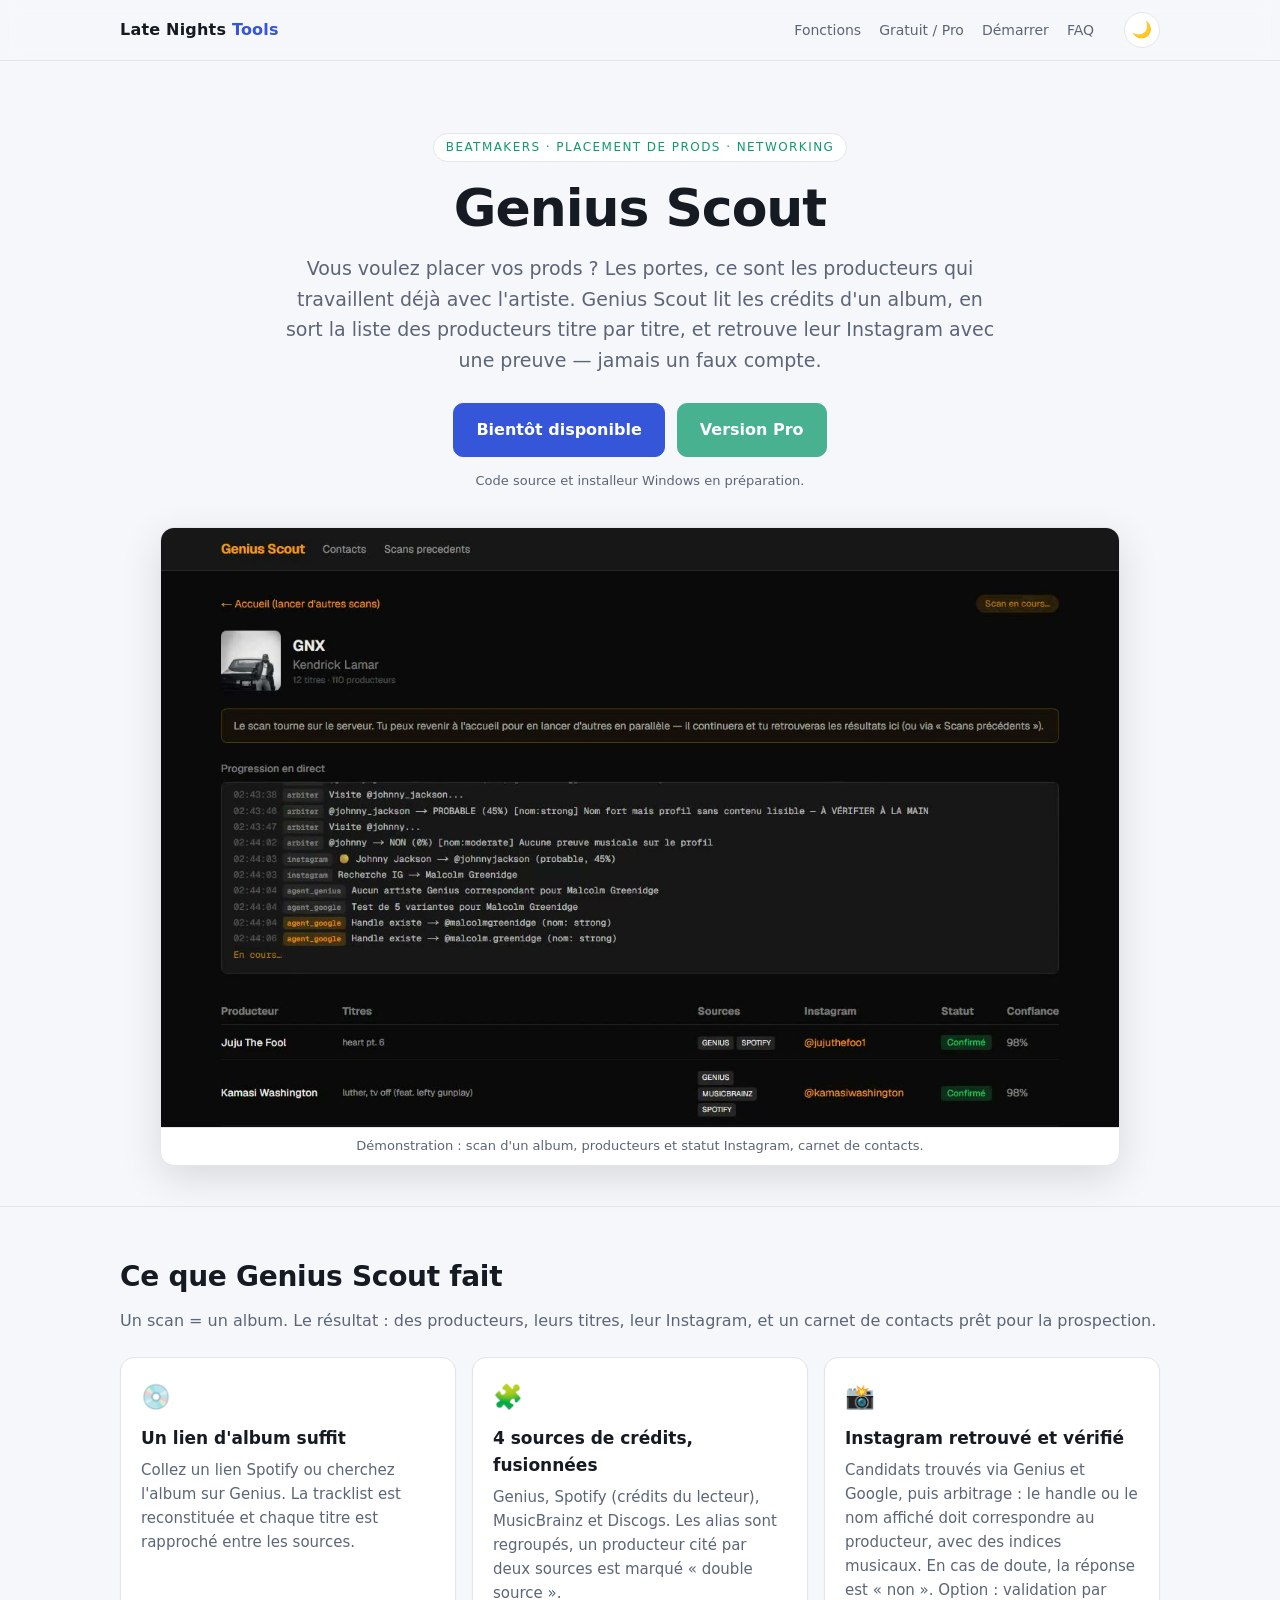
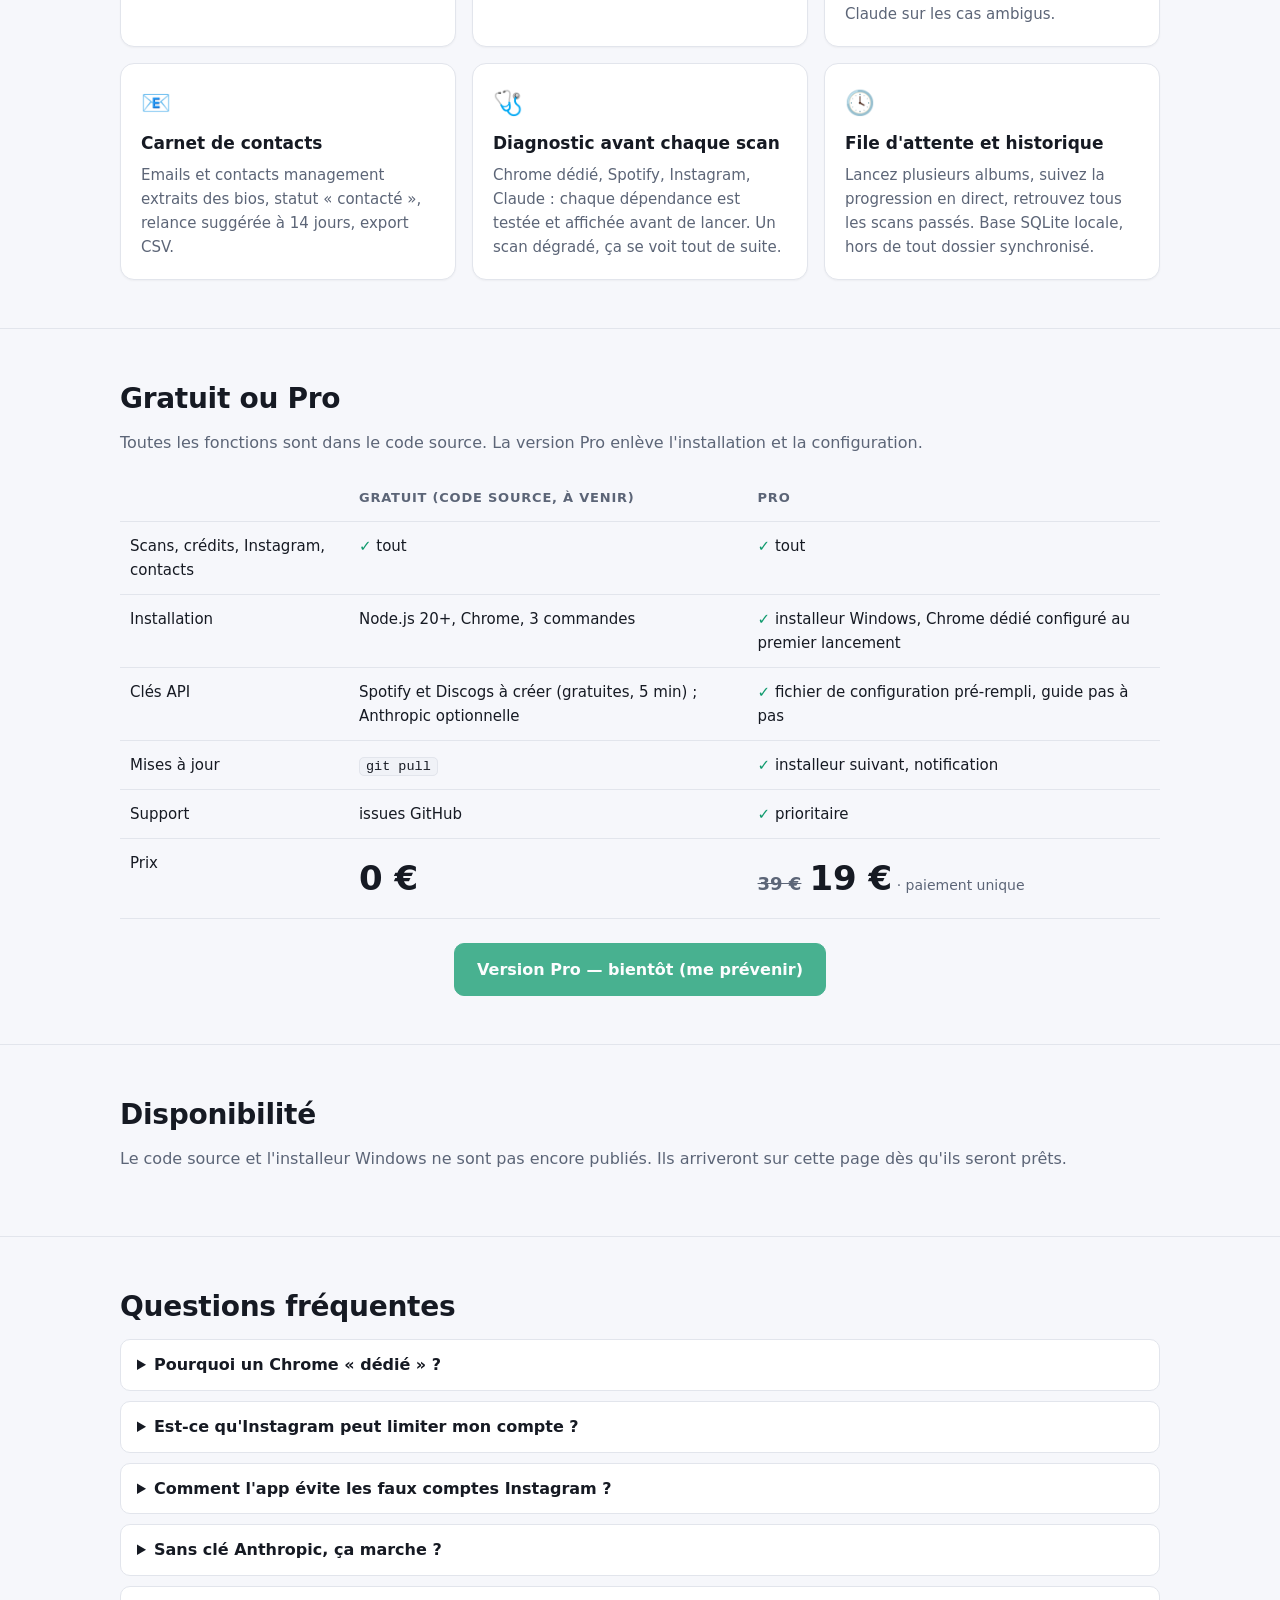
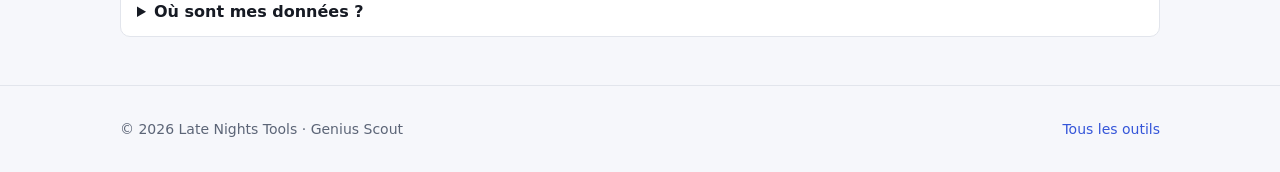
<file: genius-scout/index.html>
<!doctype html>
<html lang="fr">
<head>
<meta charset="utf-8">
<meta name="viewport" content="width=device-width,initial-scale=1">
<title>Genius Scout — les producteurs d'un album et leur Instagram, vérifiés</title>
<meta name="description" content="Collez un album : Genius Scout croise Genius, Spotify, MusicBrainz et Discogs pour lister les producteurs de chaque titre, puis retrouve et vérifie leur Instagram. Gratuit et open source ; version Pro en installeur 1-clic.">
<link rel="stylesheet" href="../assets/style.css?v=20260912f">
<script src="../assets/theme.js?v=20260912f"></script>
<script>
// ——— À MODIFIER ICI : prix et liens de vente ———
window.PRICING = {
  full: 39,
  launch: 19,
  buyUrl: "",
  contactUrl: "https://github.com/latenightsbeats1208-pixel",
  repoUrl: "",
  downloadUrl: ""
};
</script>
</head>
<body>
<header class="top"><div class="wrap">
  <a class="brand" href="../">Late Nights <span>Tools</span></a>
  <nav><a href="#fonctions">Fonctions</a><a href="#offre">Gratuit / Pro</a><a href="#demarrer">Démarrer</a><a href="#faq">FAQ</a></nav><button class="theme-toggle" type="button">🌙</button>
</div></header>

<div class="hero"><div class="wrap">
  <div class="tag">Beatmakers · placement de prods · networking</div>
  <h1>Genius Scout</h1>
  <p class="lead">Vous voulez placer vos prods ? Les portes, ce sont les producteurs qui travaillent déjà avec l'artiste. Genius Scout lit les crédits d'un album, en sort la liste des producteurs titre par titre, et retrouve leur Instagram avec une preuve — jamais un faux compte.</p>
  <div class="cta"><a class="btn primary" href="#demarrer">Bientôt disponible</a><a class="btn pro" data-buy="Version Pro — installeur 1-clic" href="#offre">Version Pro</a></div>
  <p class="note">Code source et installeur Windows en préparation.</p>
  <figure class="demo"><video autoplay muted loop playsinline preload="metadata" poster="../assets/demo/genius-scout.jpg"><source src="../assets/demo/genius-scout.mp4" type="video/mp4"></video><figcaption>Démonstration : scan d'un album, producteurs et statut Instagram, carnet de contacts.</figcaption></figure>
</div></div>

<section id="fonctions"><div class="wrap">
  <h2>Ce que Genius Scout fait</h2>
  <p>Un scan = un album. Le résultat : des producteurs, leurs titres, leur Instagram, et un carnet de contacts prêt pour la prospection.</p>
  <div class="grid">
    <div class="card"><div class="ico">💿</div><h3>Un lien d'album suffit</h3><p>Collez un lien Spotify ou cherchez l'album sur Genius. La tracklist est reconstituée et chaque titre est rapproché entre les sources.</p></div>
    <div class="card"><div class="ico">🧩</div><h3>4 sources de crédits, fusionnées</h3><p>Genius, Spotify (crédits du lecteur), MusicBrainz et Discogs. Les alias sont regroupés, un producteur cité par deux sources est marqué « double source ».</p></div>
    <div class="card"><div class="ico">📸</div><h3>Instagram retrouvé et vérifié</h3><p>Candidats trouvés via Genius et Google, puis arbitrage : le handle ou le nom affiché doit correspondre au producteur, avec des indices musicaux. En cas de doute, la réponse est « non ». Option : validation par Claude sur les cas ambigus.</p></div>
    <div class="card"><div class="ico">📧</div><h3>Carnet de contacts</h3><p>Emails et contacts management extraits des bios, statut « contacté », relance suggérée à 14 jours, export CSV.</p></div>
    <div class="card"><div class="ico">🩺</div><h3>Diagnostic avant chaque scan</h3><p>Chrome dédié, Spotify, Instagram, Claude : chaque dépendance est testée et affichée avant de lancer. Un scan dégradé, ça se voit tout de suite.</p></div>
    <div class="card"><div class="ico">🕓</div><h3>File d'attente et historique</h3><p>Lancez plusieurs albums, suivez la progression en direct, retrouvez tous les scans passés. Base SQLite locale, hors de tout dossier synchronisé.</p></div>
  </div>
</div></section>

<section id="offre"><div class="wrap">
  <h2>Gratuit ou Pro</h2>
  <p>Toutes les fonctions sont dans le code source. La version Pro enlève l'installation et la configuration.</p>
  <div class="table-wrap">  <table>
    <tr><th></th><th>Gratuit (code source, à venir)</th><th>Pro</th></tr>
    <tr><td>Scans, crédits, Instagram, contacts</td><td class="ok">tout</td><td class="ok">tout</td></tr>
    <tr><td>Installation</td><td>Node.js 20+, Chrome, 3 commandes</td><td class="ok">installeur Windows, Chrome dédié configuré au premier lancement</td></tr>
    <tr><td>Clés API</td><td>Spotify et Discogs à créer (gratuites, 5 min) ; Anthropic optionnelle</td><td class="ok">fichier de configuration pré-rempli, guide pas à pas</td></tr>
    <tr><td>Mises à jour</td><td><code>git pull</code></td><td class="ok">installeur suivant, notification</td></tr>
    <tr><td>Support</td><td>issues GitHub</td><td class="ok">prioritaire</td></tr>
    <tr><td>Prix</td><td><span class="price">0 €</span></td><td><span class="price" data-price></span></td></tr>
  </table></div>
  <div class="cta" style="margin-top:24px"><a class="btn pro" data-buy="Acheter la version Pro" href="#">Version Pro</a></div>
</div></section>

<section id="demarrer"><div class="wrap">
  <h2>Disponibilité</h2>
  <p>Le code source et l'installeur Windows ne sont pas encore publiés. Ils arriveront sur cette page dès qu'ils seront prêts.</p>
</div></section>

<section id="faq"><div class="wrap">
  <h2>Questions fréquentes</h2>
  <details><summary>Pourquoi un Chrome « dédié » ?</summary><p>Spotify et Instagram bloquent les lectures anonymes. Genius Scout pilote un profil Chrome séparé, connecté à vos comptes, pour lire ce que vous verriez vous-même. Vos identifiants ne sont jamais stockés par l'app.</p></details>
  <details><summary>Est-ce qu'Instagram peut limiter mon compte ?</summary><p>Oui si vous lisez des centaines de profils par jour. L'app espace les requêtes, met en cache 6 heures, et s'arrête 30 minutes dès qu'Instagram répond « trop de requêtes ». Restez raisonnable : quelques dizaines de profils par jour.</p></details>
  <details><summary>Comment l'app évite les faux comptes Instagram ?</summary><p>Un compte n'est « confirmé » que si son handle ou son nom correspond au producteur ET qu'un indice musical ou une mention de l'artiste le corrobore. La validation IA (optionnelle) ne peut que rétrograder un candidat, jamais le promouvoir.</p></details>
  <details><summary>Sans clé Anthropic, ça marche ?</summary><p>Oui. Le mode par défaut est heuristique. Claude n'intervient que sur les cas ambigus, si une clé est présente (quelques centimes par scan).</p></details>
  <details><summary>Où sont mes données ?</summary><p>Dans <code>GeniusScoutData</code> à la racine de votre dossier utilisateur (base SQLite + profil Chrome). Hors OneDrive, hors des dossiers nettoyés automatiquement.</p></details>
</div></section>

<footer><div class="wrap"><div>© 2026 Late Nights Tools · Genius Scout</div><div><a href="../">Tous les outils</a></div></div></footer>
<script src="../assets/pricing.js?v=20260912f"></script>
</body>
</html>
</file>
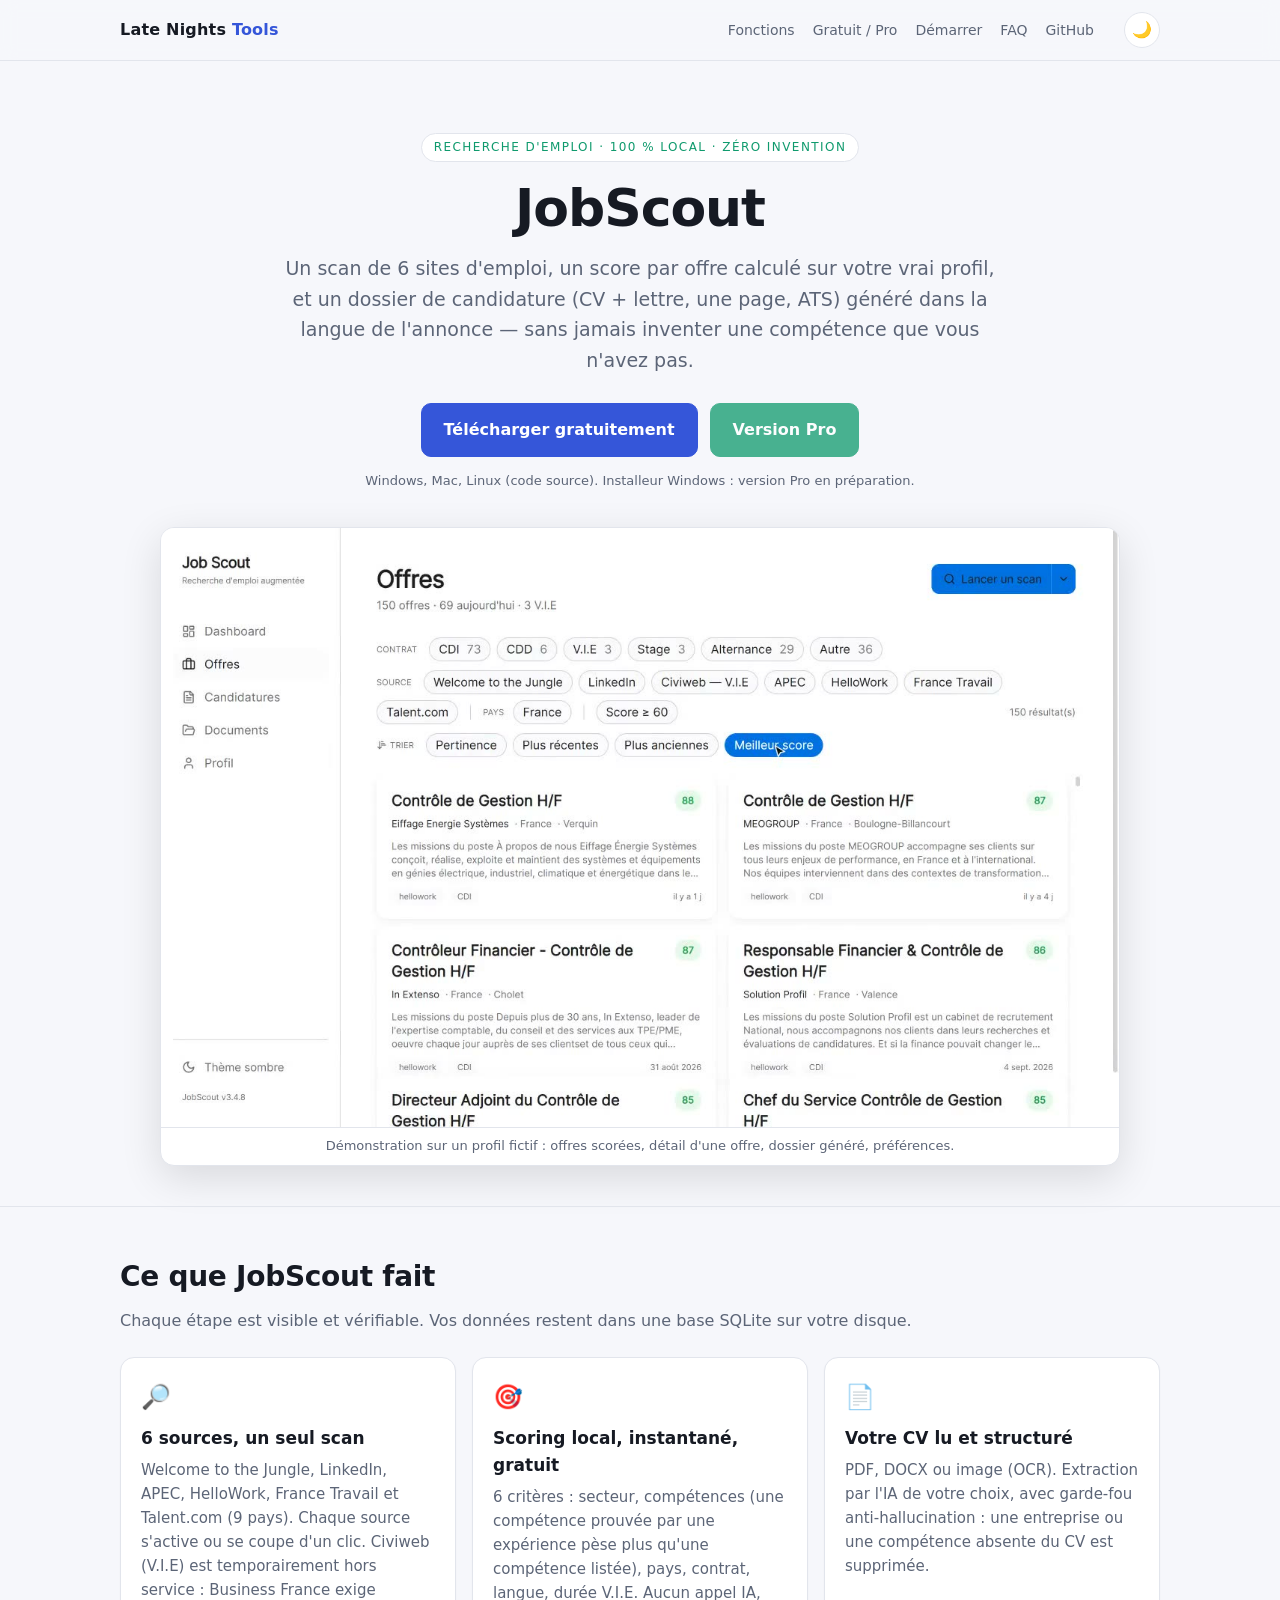
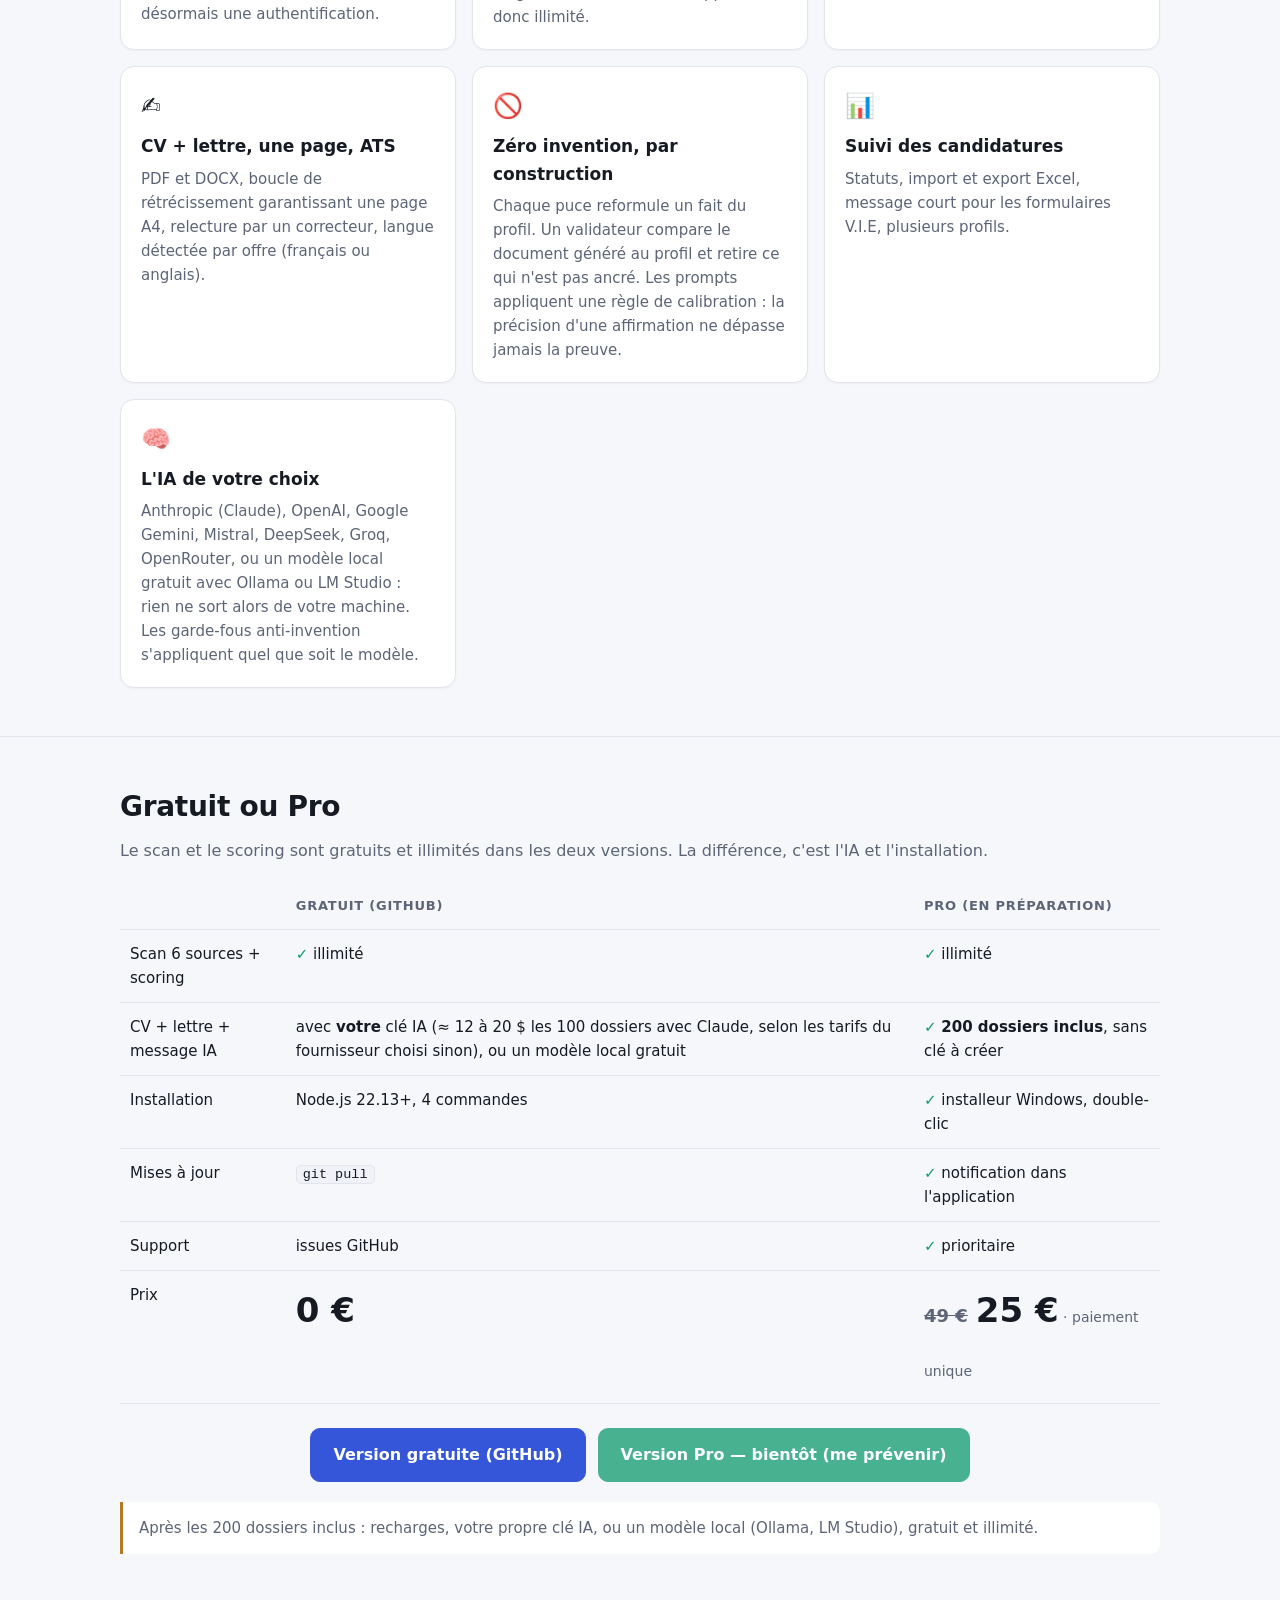
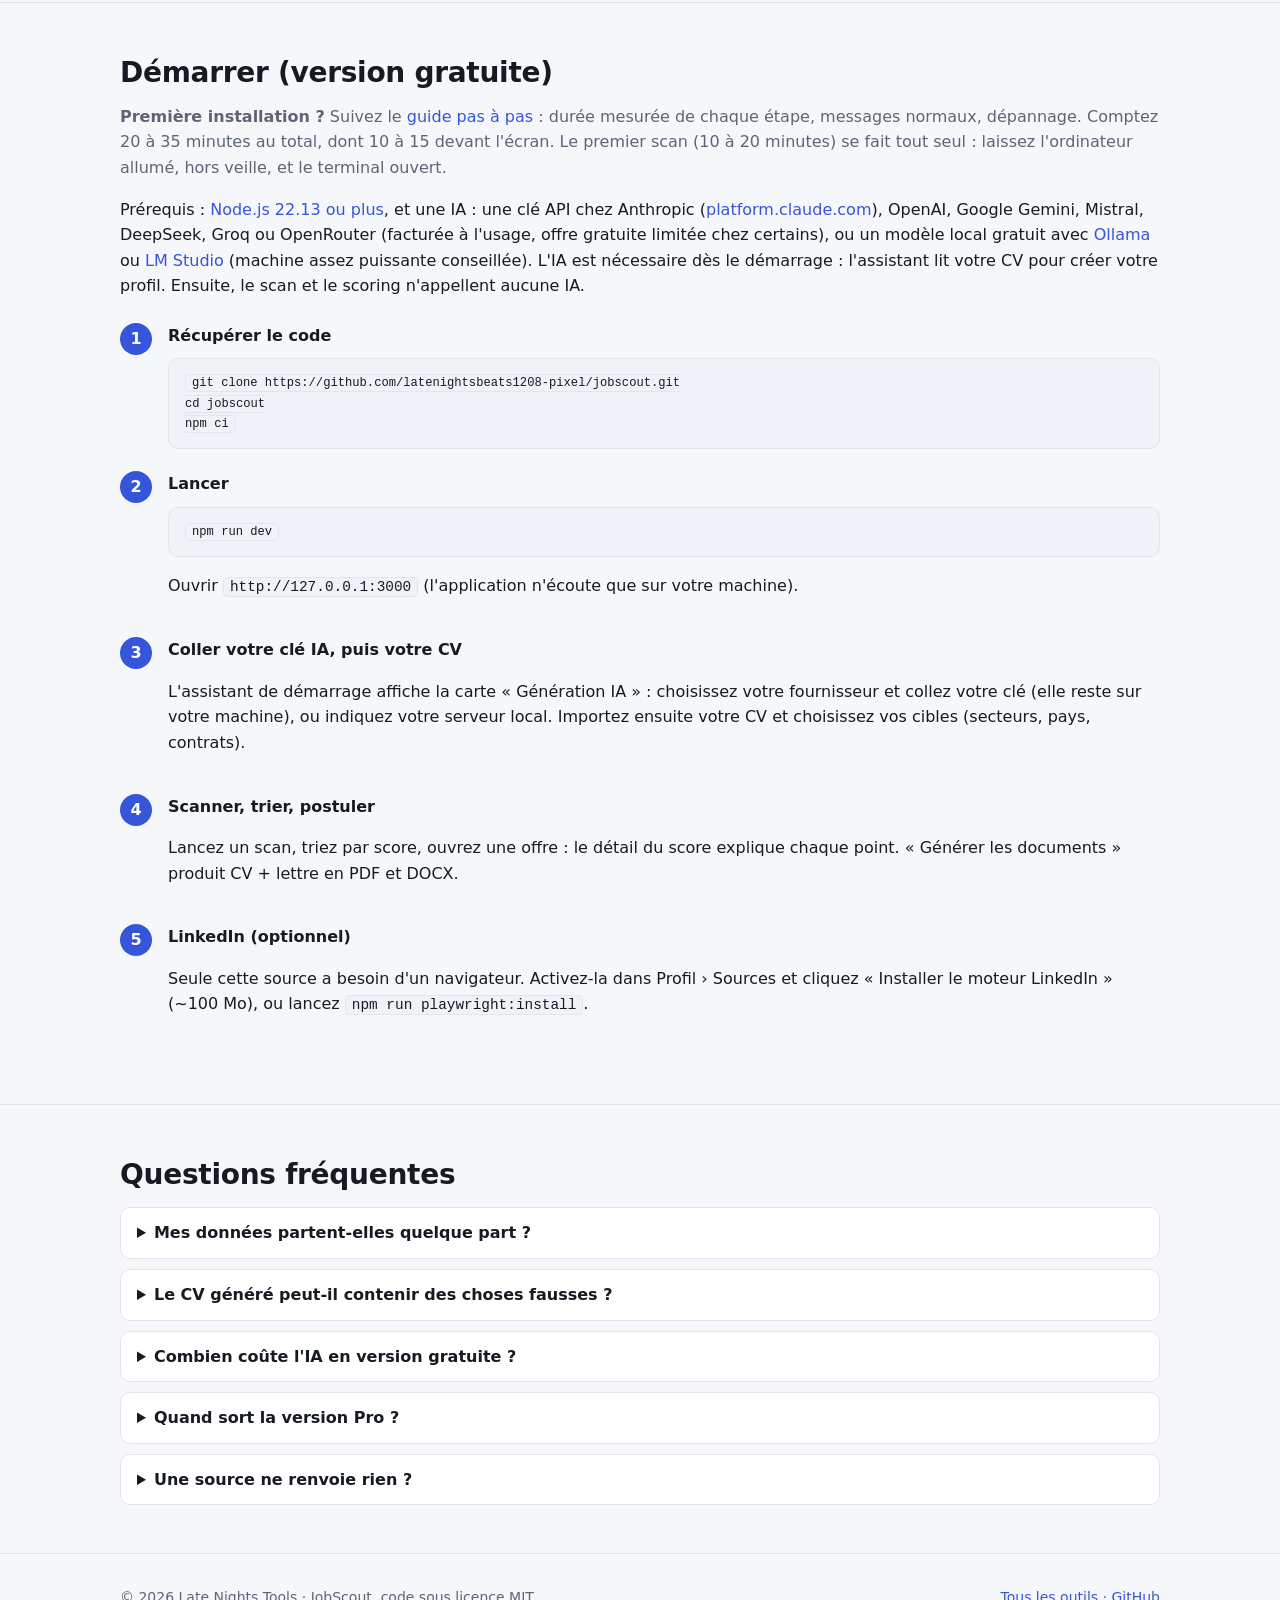
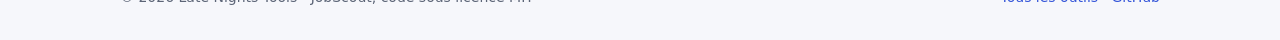
<file: jobscout/index.html>
<!doctype html>
<html lang="fr">
<head>
<meta charset="utf-8">
<meta name="viewport" content="width=device-width,initial-scale=1">
<title>JobScout — scan multi-sites, scoring et CV + lettre IA sans invention</title>
<meta name="description" content="JobScout scanne 6 sites d'emploi, note chaque offre selon votre profil et génère un CV + une lettre de motivation ATS d'une page, dans la langue de l'offre. Gratuit et open source ; version Pro avec IA incluse.">
<link rel="stylesheet" href="../assets/style.css?v=20260912f">
<script src="../assets/theme.js?v=20260912f"></script>
<script>
// ——— À MODIFIER ICI : prix et liens de vente ———
window.PRICING = {
  full: 49,            // prix normal (€)
  launch: 25,          // prix de lancement (€) — mettre 0 pour ne pas l'afficher
  buyUrl: "",          // lien de paiement Lemon Squeezy / Stripe — vide = bouton « bientôt »
  contactUrl: "https://github.com/latenightsbeats1208-pixel",
  repoUrl: "https://github.com/latenightsbeats1208-pixel/jobscout",
  downloadUrl: ""      // lien direct vers la Release GitHub (.exe) quand elle existe
};
</script>
</head>
<body>
<header class="top"><div class="wrap">
  <a class="brand" href="../">Late Nights <span>Tools</span></a>
  <nav><a href="#fonctions">Fonctions</a><a href="#offre">Gratuit / Pro</a><a href="#demarrer">Démarrer</a><a href="#faq">FAQ</a><a href="https://github.com/latenightsbeats1208-pixel/jobscout">GitHub</a></nav><button class="theme-toggle" type="button">🌙</button>
</div></header>

<div class="hero"><div class="wrap">
  <div class="tag">Recherche d'emploi · 100 % local · zéro invention</div>
  <h1>JobScout</h1>
  <p class="lead">Un scan de 6 sites d'emploi, un score par offre calculé sur votre vrai profil, et un dossier de candidature (CV + lettre, une page, ATS) généré dans la langue de l'annonce — sans jamais inventer une compétence que vous n'avez pas.</p>
  <div class="cta"><a class="btn primary" data-download href="https://github.com/latenightsbeats1208-pixel/jobscout">Télécharger gratuitement</a><a class="btn pro" data-buy="Version Pro — IA incluse" href="#offre">Version Pro</a></div>
  <p class="note">Windows, Mac, Linux (code source). Installeur Windows : version Pro en préparation.</p>
  <figure class="demo"><video autoplay muted loop playsinline preload="metadata" poster="../assets/demo/jobscout.jpg"><source src="../assets/demo/jobscout.mp4" type="video/mp4"></video><figcaption>Démonstration sur un profil fictif : offres scorées, détail d'une offre, dossier généré, préférences.</figcaption></figure>
</div></div>

<section id="fonctions"><div class="wrap">
  <h2>Ce que JobScout fait</h2>
  <p>Chaque étape est visible et vérifiable. Vos données restent dans une base SQLite sur votre disque.</p>
  <div class="grid">
    <div class="card"><div class="ico">🔎</div><h3>6 sources, un seul scan</h3><p>Welcome to the Jungle, LinkedIn, APEC, HelloWork, France Travail et Talent.com (9 pays). Chaque source s'active ou se coupe d'un clic. Civiweb (V.I.E) est temporairement hors service : Business France exige désormais une authentification.</p></div>
    <div class="card"><div class="ico">🎯</div><h3>Scoring local, instantané, gratuit</h3><p>6 critères : secteur, compétences (une compétence prouvée par une expérience pèse plus qu'une compétence listée), pays, contrat, langue, durée V.I.E. Aucun appel IA, donc illimité.</p></div>
    <div class="card"><div class="ico">📄</div><h3>Votre CV lu et structuré</h3><p>PDF, DOCX ou image (OCR). Extraction par l'IA de votre choix, avec garde-fou anti-hallucination : une entreprise ou une compétence absente du CV est supprimée.</p></div>
    <div class="card"><div class="ico">✍️</div><h3>CV + lettre, une page, ATS</h3><p>PDF et DOCX, boucle de rétrécissement garantissant une page A4, relecture par un correcteur, langue détectée par offre (français ou anglais).</p></div>
    <div class="card"><div class="ico">🚫</div><h3>Zéro invention, par construction</h3><p>Chaque puce reformule un fait du profil. Un validateur compare le document généré au profil et retire ce qui n'est pas ancré. Les prompts appliquent une règle de calibration : la précision d'une affirmation ne dépasse jamais la preuve.</p></div>
    <div class="card"><div class="ico">📊</div><h3>Suivi des candidatures</h3><p>Statuts, import et export Excel, message court pour les formulaires V.I.E, plusieurs profils.</p></div>
    <div class="card"><div class="ico">🧠</div><h3>L'IA de votre choix</h3><p>Anthropic (Claude), OpenAI, Google Gemini, Mistral, DeepSeek, Groq, OpenRouter, ou un modèle local gratuit avec Ollama ou LM Studio : rien ne sort alors de votre machine. Les garde-fous anti-invention s'appliquent quel que soit le modèle.</p></div>
  </div>
</div></section>

<section id="offre"><div class="wrap">
  <h2>Gratuit ou Pro</h2>
  <p>Le scan et le scoring sont gratuits et illimités dans les deux versions. La différence, c'est l'IA et l'installation.</p>
  <div class="table-wrap">  <table>
    <tr><th></th><th>Gratuit (GitHub)</th><th>Pro (en préparation)</th></tr>
    <tr><td>Scan 6 sources + scoring</td><td class="ok">illimité</td><td class="ok">illimité</td></tr>
    <tr><td>CV + lettre + message IA</td><td>avec <strong>votre</strong> clé IA (≈ 12 à 20 $ les 100 dossiers avec Claude, selon les tarifs du fournisseur choisi sinon), ou un modèle local gratuit</td><td class="ok"><strong>200 dossiers inclus</strong>, sans clé à créer</td></tr>
    <tr><td>Installation</td><td>Node.js 22.13+, 4 commandes</td><td class="ok">installeur Windows, double-clic</td></tr>
    <tr><td>Mises à jour</td><td><code>git pull</code></td><td class="ok">notification dans l'application</td></tr>
    <tr><td>Support</td><td>issues GitHub</td><td class="ok">prioritaire</td></tr>
    <tr><td>Prix</td><td><span class="price">0 €</span></td><td><span class="price" data-price></span></td></tr>
  </table></div>
  <div class="cta" style="margin-top:24px"><a class="btn primary" data-download href="https://github.com/latenightsbeats1208-pixel/jobscout">Version gratuite (GitHub)</a><a class="btn pro" data-buy="Acheter la version Pro" href="#">Version Pro</a></div>
  <div class="callout">Après les 200 dossiers inclus : recharges, votre propre clé IA, ou un modèle local (Ollama, LM Studio), gratuit et illimité.</div>
</div></section>

<section id="demarrer"><div class="wrap">
  <h2>Démarrer (version gratuite)</h2>
  <p><strong>Première installation ?</strong> Suivez le <a href="https://github.com/latenightsbeats1208-pixel/jobscout/blob/main/INSTALL.md">guide pas à pas</a> : durée mesurée de chaque étape, messages normaux, dépannage. Comptez 20 à 35 minutes au total, dont 10 à 15 devant l'écran. Le premier scan (10 à 20 minutes) se fait tout seul : laissez l'ordinateur allumé, hors veille, et le terminal ouvert.</p>
  <p>Prérequis : <a href="https://nodejs.org/">Node.js 22.13 ou plus</a>, et une IA : une clé API chez Anthropic (<a href="https://platform.claude.com/">platform.claude.com</a>), OpenAI, Google Gemini, Mistral, DeepSeek, Groq ou OpenRouter (facturée à l'usage, offre gratuite limitée chez certains), ou un modèle local gratuit avec <a href="https://ollama.com/download">Ollama</a> ou <a href="https://lmstudio.ai">LM Studio</a> (machine assez puissante conseillée). L'IA est nécessaire dès le démarrage : l'assistant lit votre CV pour créer votre profil. Ensuite, le scan et le scoring n'appellent aucune IA.</p>
  <ol class="steps">
    <li><strong>Récupérer le code</strong><pre><code>git clone https://github.com/latenightsbeats1208-pixel/jobscout.git
cd jobscout
npm ci</code></pre></li>
    <li><strong>Lancer</strong><pre><code>npm run dev</code></pre><p>Ouvrir <code>http://127.0.0.1:3000</code> (l'application n'écoute que sur votre machine).</p></li>
    <li><strong>Coller votre clé IA, puis votre CV</strong><p>L'assistant de démarrage affiche la carte « Génération IA » : choisissez votre fournisseur et collez votre clé (elle reste sur votre machine), ou indiquez votre serveur local. Importez ensuite votre CV et choisissez vos cibles (secteurs, pays, contrats).</p></li>
    <li><strong>Scanner, trier, postuler</strong><p>Lancez un scan, triez par score, ouvrez une offre : le détail du score explique chaque point. « Générer les documents » produit CV + lettre en PDF et DOCX.</p></li>
    <li><strong>LinkedIn (optionnel)</strong><p>Seule cette source a besoin d'un navigateur. Activez-la dans Profil › Sources et cliquez « Installer le moteur LinkedIn » (~100 Mo), ou lancez <code>npm run playwright:install</code>.</p></li>
  </ol>
</div></section>

<section id="faq"><div class="wrap">
  <h2>Questions fréquentes</h2>
  <details><summary>Mes données partent-elles quelque part ?</summary><p>Non. Profil, CV, offres et documents vivent dans une base SQLite locale. Seuls les textes nécessaires à une génération sont envoyés à l'API du modèle (avec votre clé en version gratuite, via un proxy sans stockage en version Pro). Avec un modèle local (Ollama, LM Studio), rien ne quitte votre machine.</p></details>
  <details><summary>Le CV généré peut-il contenir des choses fausses ?</summary><p>Le pipeline est conçu contre ça : consigne « zéro invention », relecture, puis un validateur qui supprime toute entreprise, compétence ou chiffre absent du profil. Relisez quand même avant d'envoyer, comme n'importe quel document.</p></details>
  <details><summary>Combien coûte l'IA en version gratuite ?</summary><p>Avec Claude (Anthropic), environ 0,12 à 0,20 $ par dossier (CV + lettre, relecture comprise) sur les modèles par défaut, selon la longueur du profil et de l'offre. Avec un autre fournisseur, le coût suit ses tarifs ; avec un modèle local, il est nul. C'est du prépayé, pas un abonnement.</p></details>
  <details><summary>Quand sort la version Pro ?</summary><p>Elle est en préparation. La version gratuite contient déjà tout le code : seule l'installation en un clic et les crédits IA inclus la distingueront.</p></details>
  <details><summary>Une source ne renvoie rien ?</summary><p>Les sites tiers changent (anti-bot, API). Les sources France (APEC, HelloWork, France Travail, Talent) sont les plus fiables. Ouvrez une issue GitHub avec la source et la date : c'est corrigé en priorité.</p></details>
</div></section>

<footer><div class="wrap"><div>© 2026 Late Nights Tools · JobScout, code sous licence MIT</div><div><a href="../">Tous les outils</a> · <a href="https://github.com/latenightsbeats1208-pixel/jobscout">GitHub</a></div></div></footer>
<script src="../assets/pricing.js?v=20260912f"></script>
</body>
</html>
</file>
<file: assets/style.css>
/* Thème clair par défaut ; le sombre s'active par préférence système ou par le bouton (data-theme). */
:root{--bg:#f6f7fb;--bg2:#eef0f5;--card:#ffffff;--line:#e2e5ec;--text:#161a23;--muted:#5c6577;--accent:#3556d9;--accent-contrast:#ffffff;--accent2:#0f9a6d;--accent2-contrast:#ffffff;--warn:#b7791f;--code-bg:#f0f2f7;--header-bg:rgba(246,247,251,.88);--radius:14px;--max:1080px;color-scheme:light}
:root[data-theme="dark"]{--bg:#0b0d12;--bg2:#12151d;--card:#171b25;--line:#262c3a;--text:#e8eaf0;--muted:#9aa3b5;--accent:#7c9cff;--accent-contrast:#0b0d12;--accent2:#34d399;--accent2-contrast:#0b0d12;--warn:#fbbf24;--code-bg:#0d1017;--header-bg:rgba(11,13,18,.85);color-scheme:dark}
@media (prefers-color-scheme:dark){:root:not([data-theme="light"]){--bg:#0b0d12;--bg2:#12151d;--card:#171b25;--line:#262c3a;--text:#e8eaf0;--muted:#9aa3b5;--accent:#7c9cff;--accent-contrast:#0b0d12;--accent2:#34d399;--accent2-contrast:#0b0d12;--warn:#fbbf24;--code-bg:#0d1017;--header-bg:rgba(11,13,18,.85);color-scheme:dark}}
*{box-sizing:border-box}html{scroll-behavior:smooth}
body{margin:0;background:var(--bg);color:var(--text);font:16px/1.6 system-ui,-apple-system,"Segoe UI",Roboto,sans-serif}
a{color:var(--accent);text-decoration:none}a:hover{text-decoration:underline}
.wrap{max-width:var(--max);margin:0 auto;padding:0 20px}
header.top{border-bottom:1px solid var(--line);background:var(--header-bg);backdrop-filter:blur(8px);position:sticky;top:0;z-index:5}
header.top .wrap{display:flex;align-items:center;height:60px;gap:12px}
.brand{font-weight:700;letter-spacing:.2px;color:var(--text);white-space:nowrap}.brand span{color:var(--accent)}
nav{display:flex;align-items:center;flex-wrap:wrap;justify-content:flex-end;margin-left:auto}
nav a{color:var(--muted);margin-left:18px;font-size:14px}nav a:hover{color:var(--text);text-decoration:none}
.theme-toggle{margin-left:18px;flex:none;border:1px solid var(--line);background:var(--card);color:var(--text);border-radius:999px;width:36px;height:36px;cursor:pointer;font-size:16px;line-height:1;display:inline-flex;align-items:center;justify-content:center}
.theme-toggle:hover{border-color:var(--accent)}
.hero{padding:72px 0 40px;text-align:center}
.hero .tag{display:inline-block;font-size:12px;letter-spacing:.12em;text-transform:uppercase;color:var(--accent2);border:1px solid var(--line);border-radius:999px;padding:4px 12px;margin-bottom:18px;background:var(--card)}
.hero h1{font-size:clamp(30px,5vw,52px);line-height:1.1;margin:0 0 16px;letter-spacing:-.02em}
.hero p.lead{font-size:19px;color:var(--muted);max-width:720px;margin:0 auto 28px}
.cta{display:flex;gap:12px;justify-content:center;flex-wrap:wrap}
.btn{display:inline-block;padding:13px 22px;border-radius:10px;font-weight:600;border:1px solid var(--line);color:var(--text);background:var(--card)}
.btn:hover{text-decoration:none;border-color:var(--accent)}
.btn.primary{background:var(--accent);color:var(--accent-contrast);border-color:var(--accent)}
.btn.pro{background:var(--accent2);color:var(--accent2-contrast);border-color:var(--accent2)}
.btn.soon{opacity:.75;cursor:default}
.btn.small{padding:8px 14px;font-size:14px}
.note{font-size:13px;color:var(--muted);margin-top:14px}
.demo{margin:36px auto 0;max-width:960px;border:1px solid var(--line);border-radius:var(--radius);overflow:hidden;background:var(--card);box-shadow:0 12px 40px rgba(0,0,0,.12)}
.demo video{display:block;width:100%;height:auto;aspect-ratio:16/10;background:var(--bg2)}
.demo.intro{max-width:880px}.demo.intro video{aspect-ratio:16/9}
.demo figcaption{font-size:13px;color:var(--muted);padding:8px 14px;border-top:1px solid var(--line)}
.products .card video{display:block;width:100%;aspect-ratio:16/10;border-radius:10px;border:1px solid var(--line);margin:0 0 12px;background:var(--bg2);object-fit:cover}
section{padding:48px 0;border-top:1px solid var(--line)}
/* l'en-tête est collant : sans cette marge, un clic dans le menu masque le titre visé */
section[id],div[id]{scroll-margin-top:100px}
h2{font-size:28px;margin:0 0 8px;letter-spacing:-.01em}h2+p{color:var(--muted);margin-top:0}
.grid{display:grid;gap:16px;grid-template-columns:repeat(auto-fit,minmax(250px,1fr));margin-top:24px}
.card{background:var(--card);border:1px solid var(--line);border-radius:var(--radius);padding:20px;box-shadow:0 1px 2px rgba(0,0,0,.04)}
.card h3{margin:0 0 6px;font-size:17px}.card p{margin:0;color:var(--muted);font-size:15px}
.card .ico{font-size:24px;margin-bottom:8px}
.card .status{display:inline-block;font-size:11px;letter-spacing:.08em;text-transform:uppercase;color:var(--muted);border:1px solid var(--line);border-radius:999px;padding:2px 8px;margin-left:8px;vertical-align:middle}
.card .status.soon{color:var(--warn);border-color:var(--warn)}
.products .card{display:flex;flex-direction:column}.products .card .spacer{flex:1}
.products .card .links{margin-top:14px;display:flex;gap:10px;flex-wrap:wrap}
.products .card .meta{font-size:13px;color:var(--muted);margin-top:10px}
.table-wrap{overflow-x:auto;margin-top:20px;-webkit-overflow-scrolling:touch}
table{width:100%;min-width:560px;border-collapse:collapse;font-size:15px}
th,td{text-align:left;padding:12px 10px;border-bottom:1px solid var(--line);vertical-align:top}
th{color:var(--muted);font-weight:600;font-size:13px;text-transform:uppercase;letter-spacing:.06em}
td.ok::before{content:"✓ ";color:var(--accent2)}td.no{color:var(--muted)}
.price{font-size:34px;font-weight:700}.price small{font-size:14px;color:var(--muted);font-weight:400}
.price .old{text-decoration:line-through;color:var(--muted);font-size:18px;margin-right:8px}
.steps{counter-reset:s;list-style:none;padding:0;margin:24px 0 0}
.steps li{counter-increment:s;position:relative;padding:0 0 22px 48px}
.steps li::before{content:counter(s);position:absolute;left:0;top:0;width:32px;height:32px;border-radius:50%;background:var(--accent);color:var(--accent-contrast);font-weight:700;display:flex;align-items:center;justify-content:center}
.steps li strong{display:block;margin-bottom:4px}
pre{background:var(--code-bg);border:1px solid var(--line);border-radius:10px;padding:14px 16px;overflow-x:auto;font-size:13.5px;line-height:1.5;margin:10px 0 0}
code{font-family:ui-monospace,SFMono-Regular,Menlo,Consolas,monospace}
p code,li code,td code{background:var(--code-bg);border:1px solid var(--line);border-radius:5px;padding:1px 6px;font-size:.9em}
details{border:1px solid var(--line);border-radius:10px;padding:12px 16px;margin-top:10px;background:var(--card)}
summary{cursor:pointer;font-weight:600}details p{color:var(--muted);margin:10px 0 0}
.callout{border-left:3px solid var(--warn);background:var(--card);padding:14px 16px;border-radius:0 10px 10px 0;margin-top:20px;color:var(--muted);font-size:15px}
.all-in-one{background:var(--card);border:1px solid var(--line);border-radius:var(--radius);padding:24px;margin-top:24px}
.all-in-one ul{margin:12px 0 0;padding-left:20px}.all-in-one li{margin:6px 0}
footer{border-top:1px solid var(--line);padding:32px 0;color:var(--muted);font-size:14px}
footer .wrap{display:flex;justify-content:space-between;flex-wrap:wrap;gap:10px}
@media (max-width:720px){
  header.top .wrap{display:grid;grid-template-columns:1fr auto;align-items:center;height:auto;padding:10px 20px 0;row-gap:2px}
  .brand{grid-column:1;grid-row:1}.theme-toggle{grid-column:2;grid-row:1;margin-left:0}
  nav{grid-column:1/-1;grid-row:2;justify-content:flex-start;flex-wrap:nowrap;overflow-x:auto;white-space:nowrap;margin:0 -20px;padding:6px 20px 10px;scrollbar-width:none}
  nav::-webkit-scrollbar{display:none}nav a{margin:0 18px 0 0}
  .hero{padding:44px 0 28px}.hero p.lead{font-size:17px}h2{font-size:24px}
  .cta .btn{width:100%;text-align:center}
  .steps li{padding-left:42px}
}
</file>
